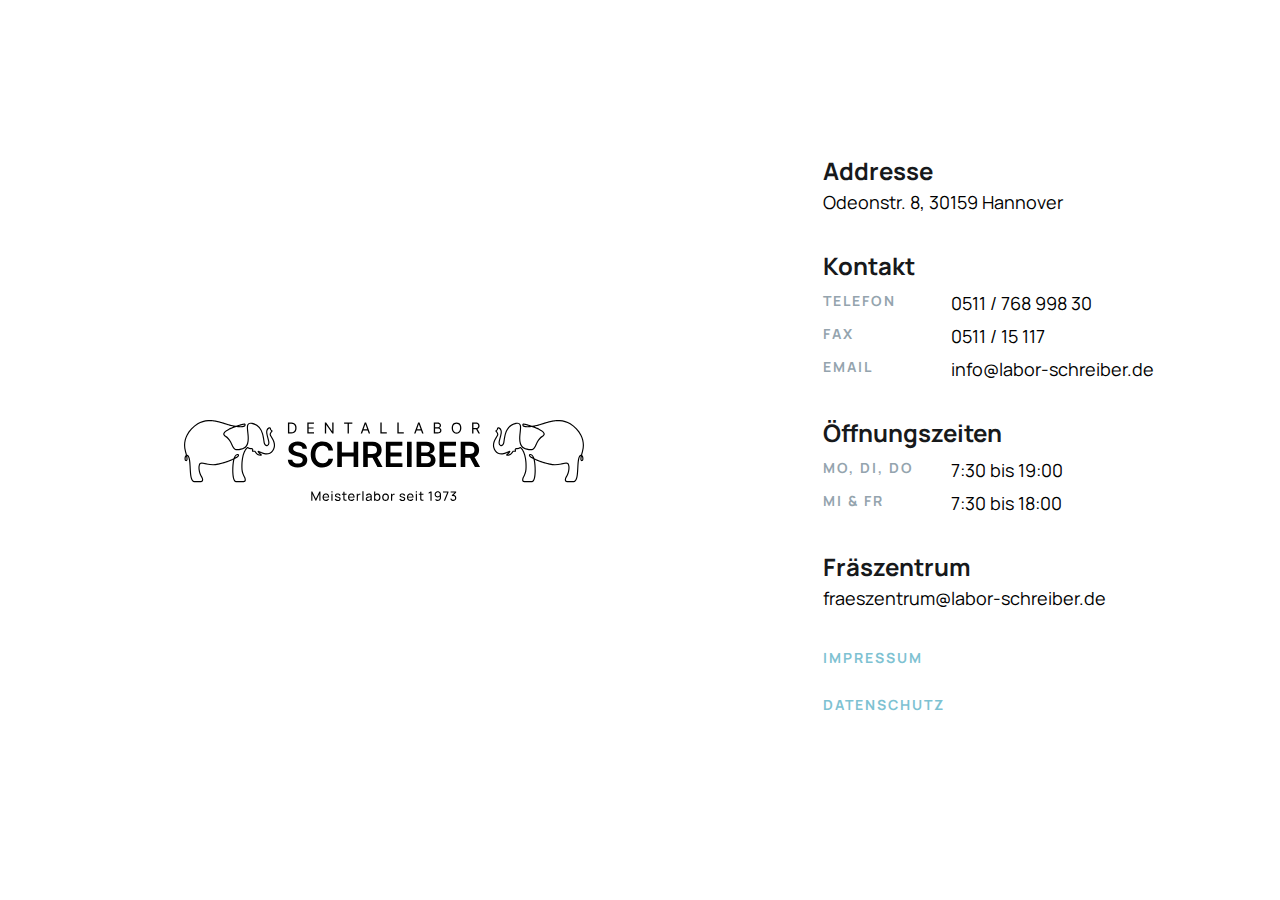
<file: index.html>
<!doctype html>

<html lang="en">
	<head>
		<meta charset="utf-8">
		<meta http-equiv="X-UA-Compatible" 	content="IE=edge">
		<meta name="viewport" 				content="width=device-width, initial-scale=1">
		
		<title>Dentallabor Schreiber - Meisterlabor seit 1973</title>

		<!-- no index -->
		<!-- <meta name="robots" content="noindex"> -->

		<meta name="description" 			content="Dentallabor Schreiber. Zahntechnik made in Germany"/>
		<meta name="keywords" 				content="Dentallabor, Schreiber"/>
		<meta name="author"                 content="Dentallabor Schreiber"/> 

		<meta property="og:site_name"   	content="Dentallabor Schreiber - Meisterlabor seit 1973">
		<meta property="og:url"         	content="assets/img/thumbnail.png">
		<meta property="og:url"         	content="http://">
		<meta property="og:title"       	content="Dentallabor Schreiber - Meisterlabor seit 1973">
		<meta property="og:description" 	content="Dentallabor Schreiber. Zahntechnik made in Germany">
		<meta property="og:type"        	content="video.other">
		<meta property="og:image"       	content="assets/img/thumbnail.png">
		<meta property="og:image:width"  	content="400">
		<meta property="og:image:height" 	content="300">

		<!-- FAVICON -->
		<link rel="apple-touch-icon" sizes="57x57" href="assets/img/favicon/apple-icon-57x57.png">
		<link rel="apple-touch-icon" sizes="60x60" href="assets/img/favicon/apple-icon-60x60.png">
		<link rel="apple-touch-icon" sizes="72x72" href="assets/img/favicon/apple-icon-72x72.png">
		<link rel="apple-touch-icon" sizes="76x76" href="assets/img/favicon/apple-icon-76x76.png">
		<link rel="apple-touch-icon" sizes="114x114" href="assets/img/favicon/apple-icon-114x114.png">
		<link rel="apple-touch-icon" sizes="120x120" href="assets/img/favicon/apple-icon-120x120.png">
		<link rel="apple-touch-icon" sizes="144x144" href="assets/img/favicon/apple-icon-144x144.png">
		<link rel="apple-touch-icon" sizes="152x152" href="assets/img/favicon/apple-icon-152x152.png">
		<link rel="apple-touch-icon" sizes="180x180" href="assets/img/favicon/apple-icon-180x180.png">
		<link rel="icon" type="image/png" sizes="192x192"  href="assets/img/favicon/android-icon-192x192.png">
		<link rel="icon" type="image/png" sizes="32x32" href="assets/img/favicon/favicon-32x32.png">
		<link rel="icon" type="image/png" sizes="96x96" href="assets/img/favicon/favicon-96x96.png">
		<link rel="icon" type="image/png" sizes="16x16" href="assets/img/favicon/favicon-16x16.png">
		<link rel="manifest" href="assets/img/favicon/manifest.json">
		<meta name="msapplication-TileColor" content="#ffffff">
		<meta name="msapplication-TileImage" content="assets/img/favicon/ms-icon-144x144.png">
		<meta name="theme-color" content="#ffffff">

		<!-- STYLE -->
		<link rel="stylesheet" type="text/css" href="assets/css/main.css"/>
	</head>

	<body class="main">
		<div class="wrapper">
			<header>	
				<div class="container">
					<a href="index.html"><img width="100%" class="logo" src="assets/img/logo.svg" alt="SchreiberDental Logo"/></a>
				</div>	
			</header>

			<section class="">
				<div class="container">
					<div class="card adresse">
						<h1 style="display: none;">Dentallabor Schreiber - Meisterlabor seit 1973</h1>
						<h2>Addresse</h2>
						<p>Odeonstr. 8, 30159 Hannover</p>
					</div>
					<div class="card kontakt">
						<h2>Kontakt</h2>
						<p>
							<span class="label">telefon</span> 
							<a href="tel:051176899830">0511 / 768 998 30</a>
						</p>
						<p>
							<span class="label">fax</span> 
							<a href="tel:051115117">0511 / 15 117</a>
						</p>
						<p>
							<span class="label">email</span>
							<a href="mailto:info@labor-schreiber.de"> info@labor-schreiber.de</a>
						</p>
					</div>
					<div class="card offnungszeiten">
						<h2>Öffnungszeiten</h2>
						<p>
							<span class="label">mo, di, do</span> 
							7:30 bis 19:00
						</p>
						<p>
							<span class="label">mi & fr</span> 
							7:30 bis 18:00
						</p>
					</div>
					<div class="card fraszentrum">
						<h2>Fräszentrum</h2>
						<p>
							<a href="mailto:fraeszentrum@labor-schreiber.de">fraeszentrum@labor-schreiber.de</a>
						</p>
					</div>
					<!-- <div class="card job">
						<h2>Job/Karriere</h2>
						<p>
							<a href="mailto:bewerbung@labor-schreiber.de">bewerbung@labor-schreiber.de</a>
						</p>
					</div> -->
					<div class="card links">
						<!-- <h4><a class="link homelinks" href="https://preise.schreiberdental.de/app" target="_blank">Preise</a></h4> -->
						<h4><a class="link homelinks" href="/impressum">Impressum</a></h4>
						<h4><a class="link homelinks" href="/datenschutz">Datenschutz</a></h4>
					</div>
				</div>
			</section>
		</div>
	</body>
</html>
</file>
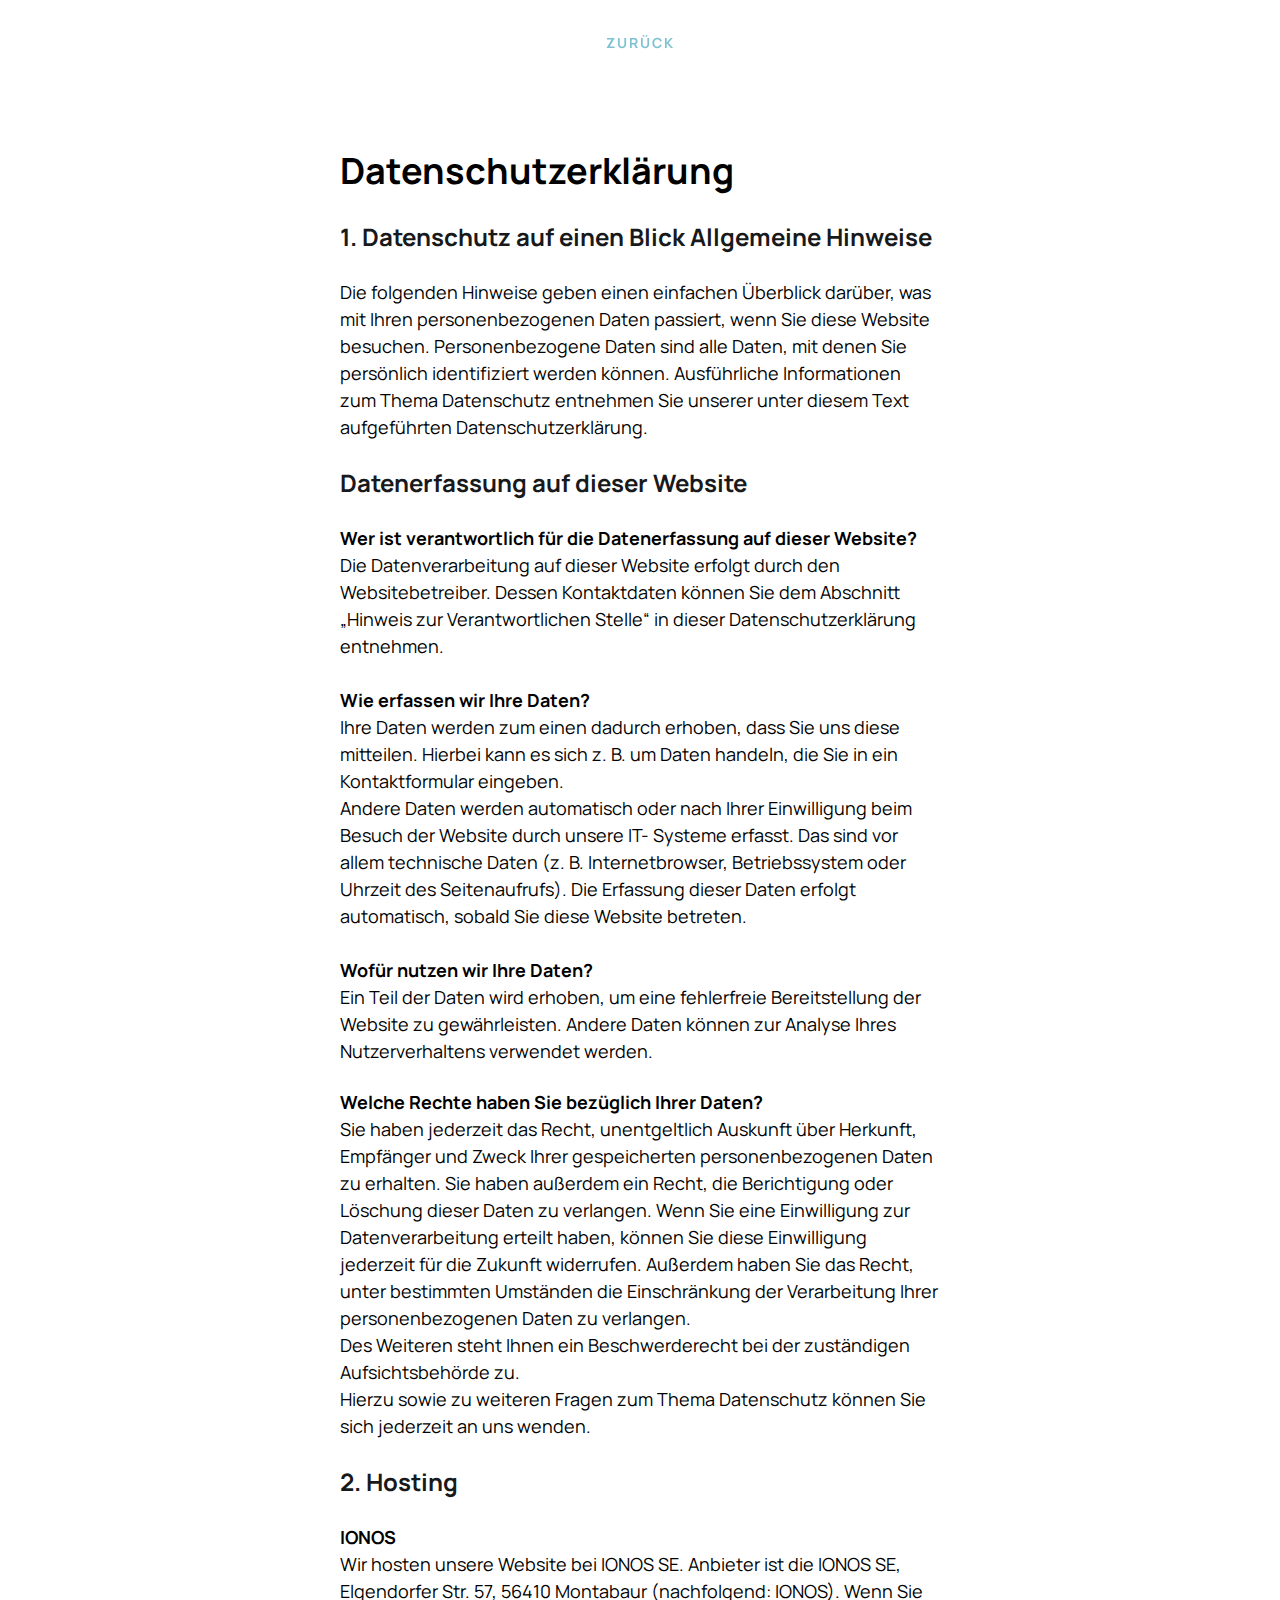
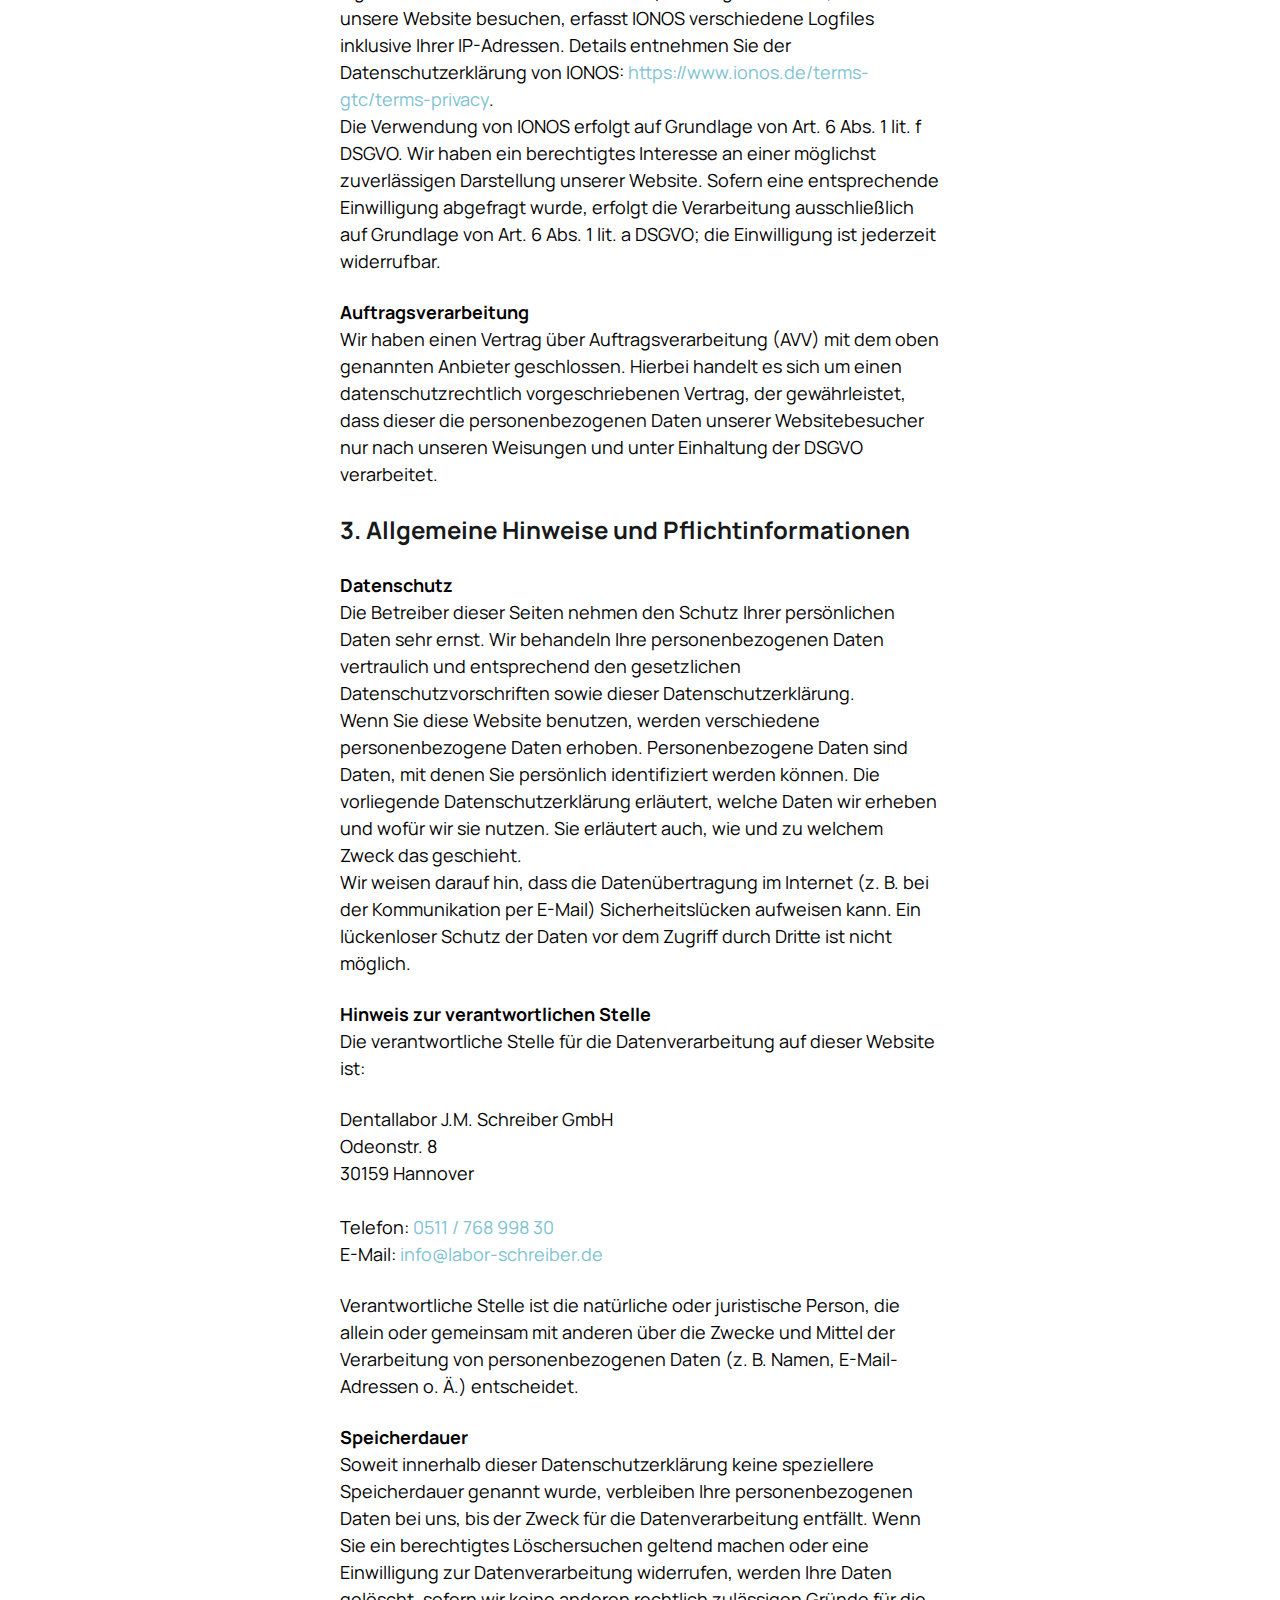
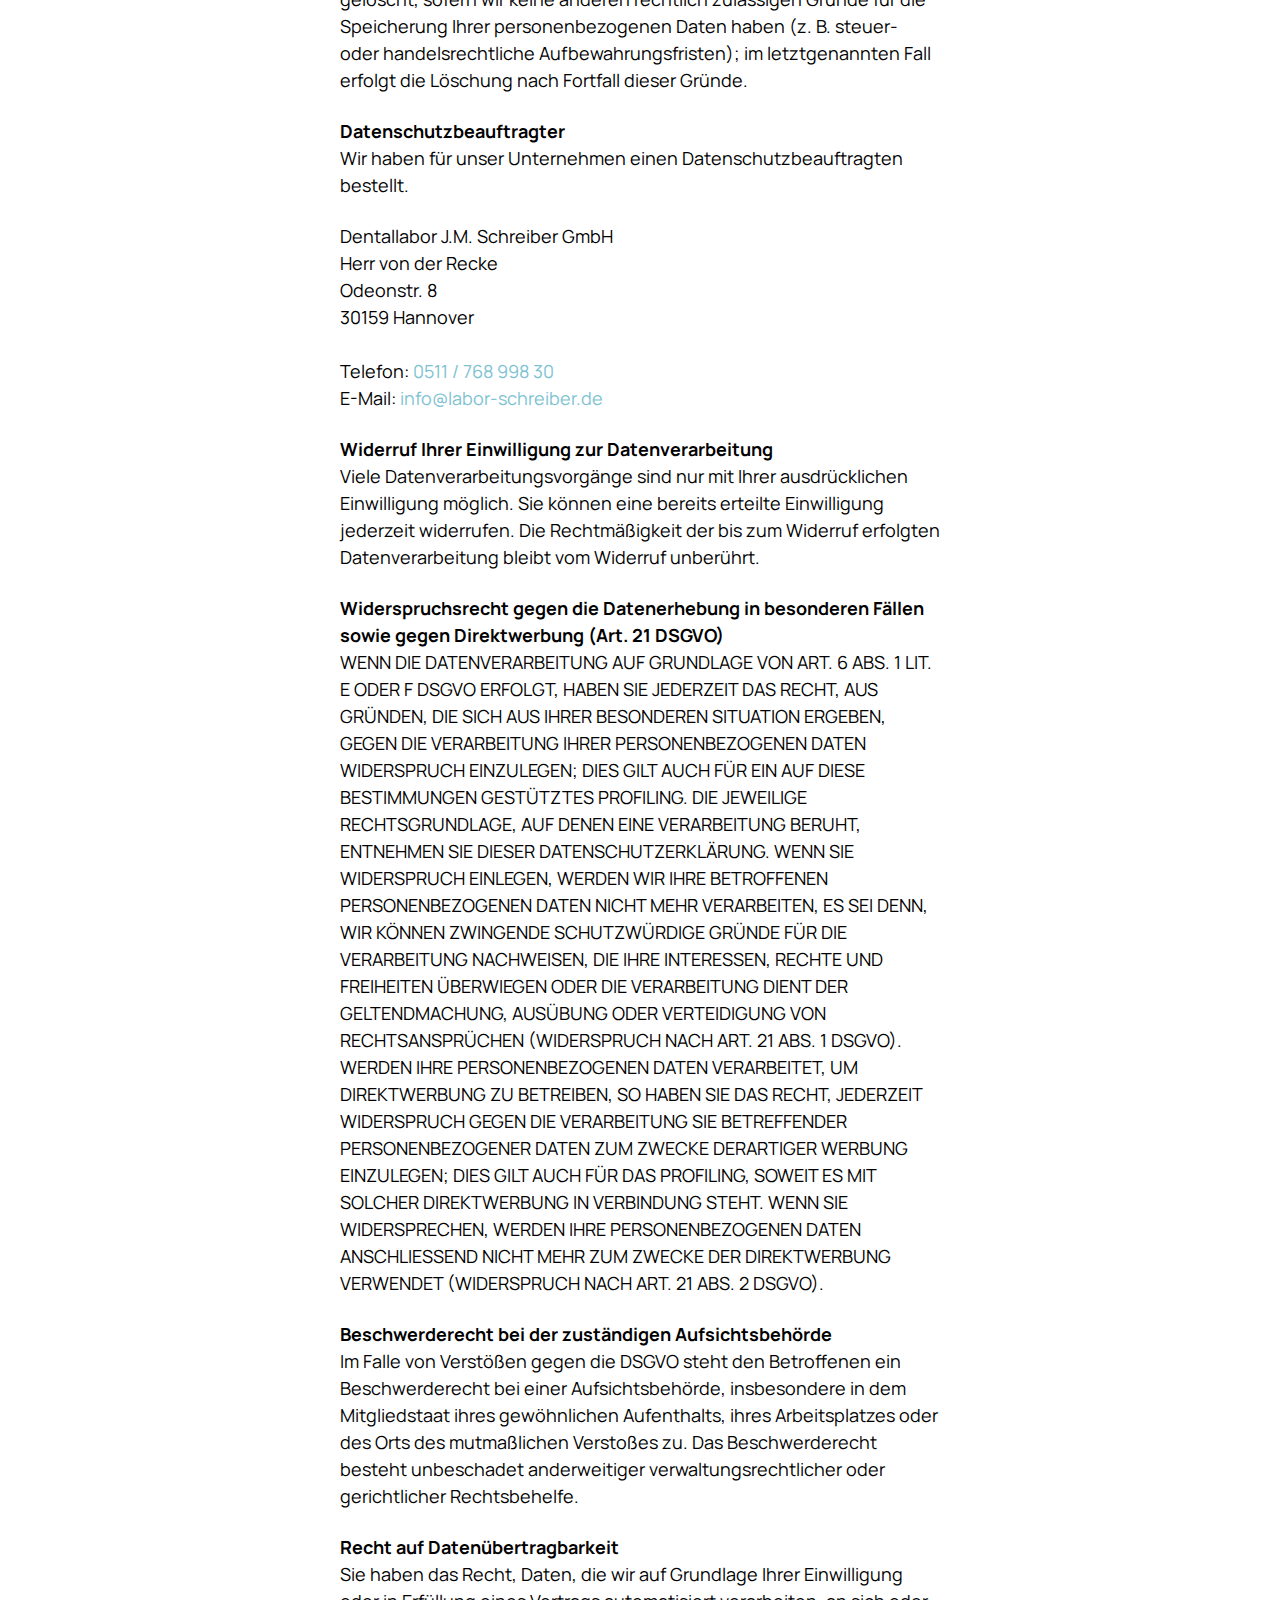
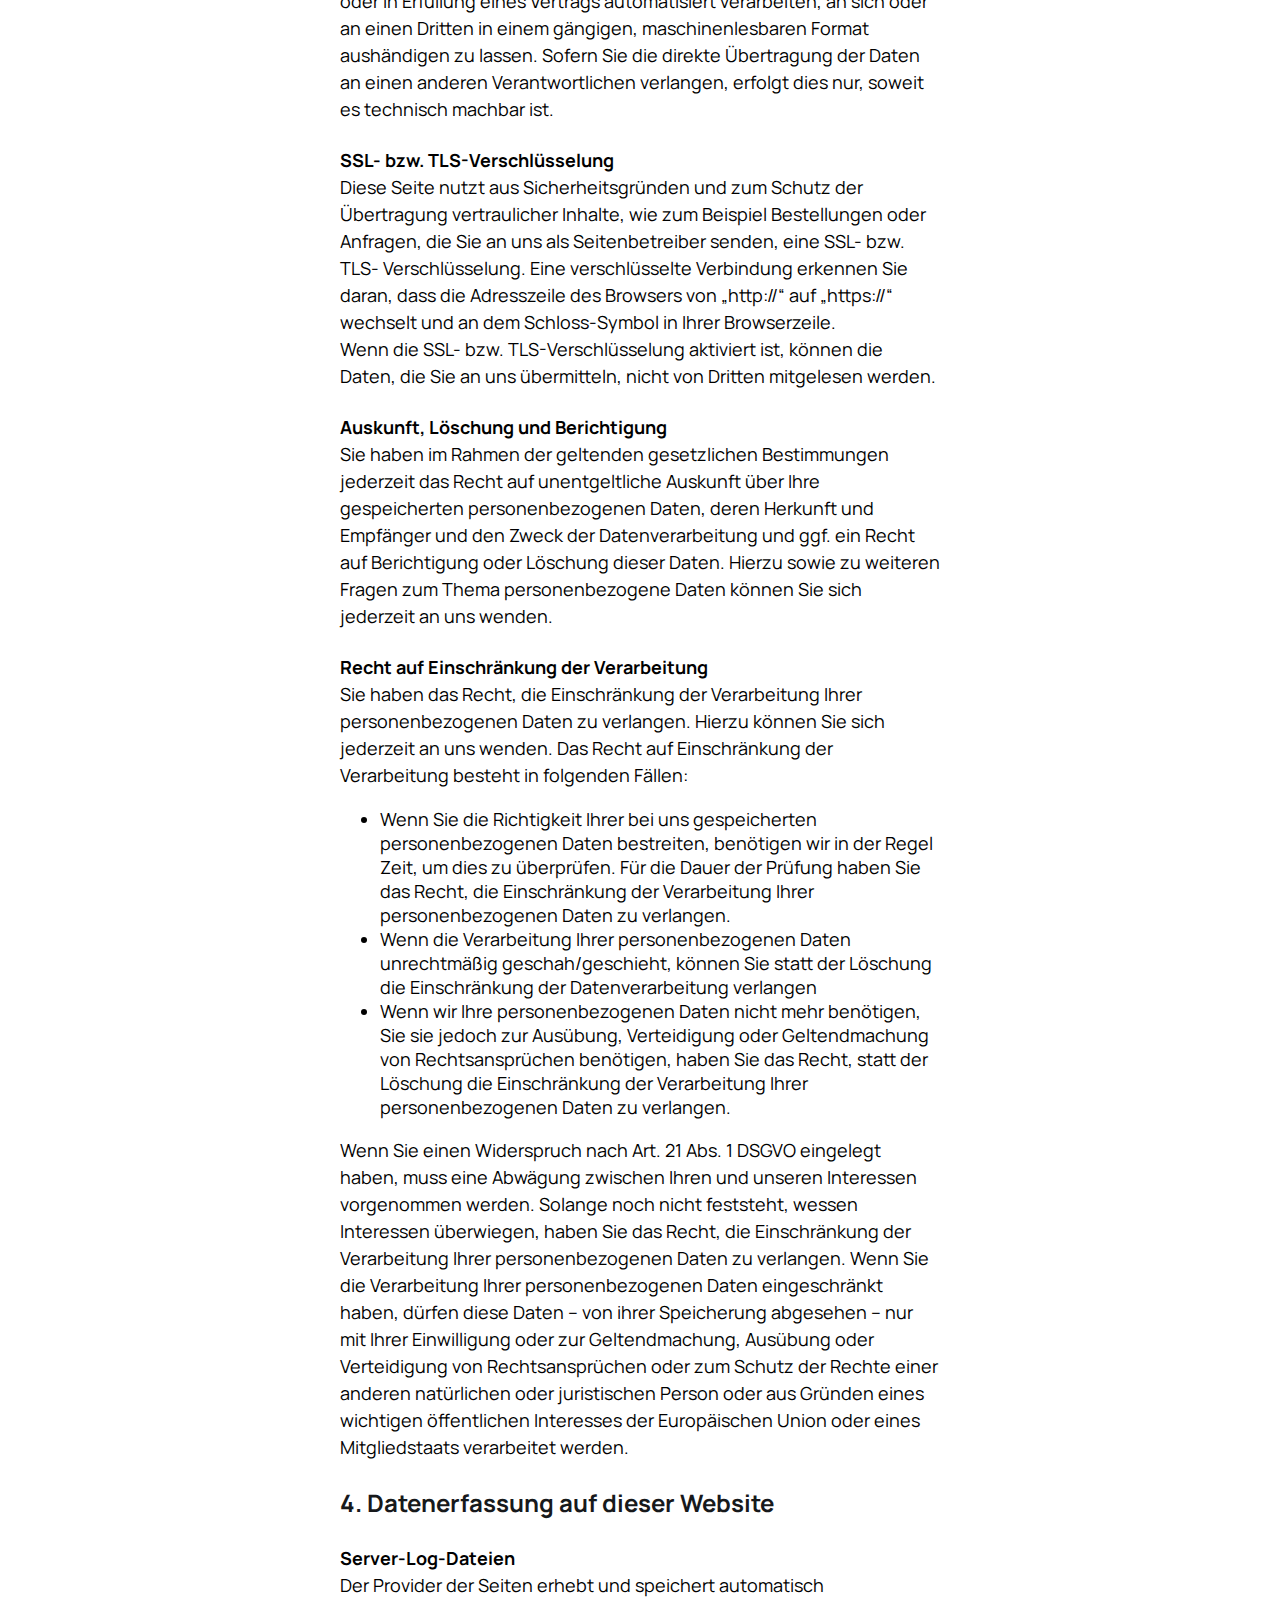
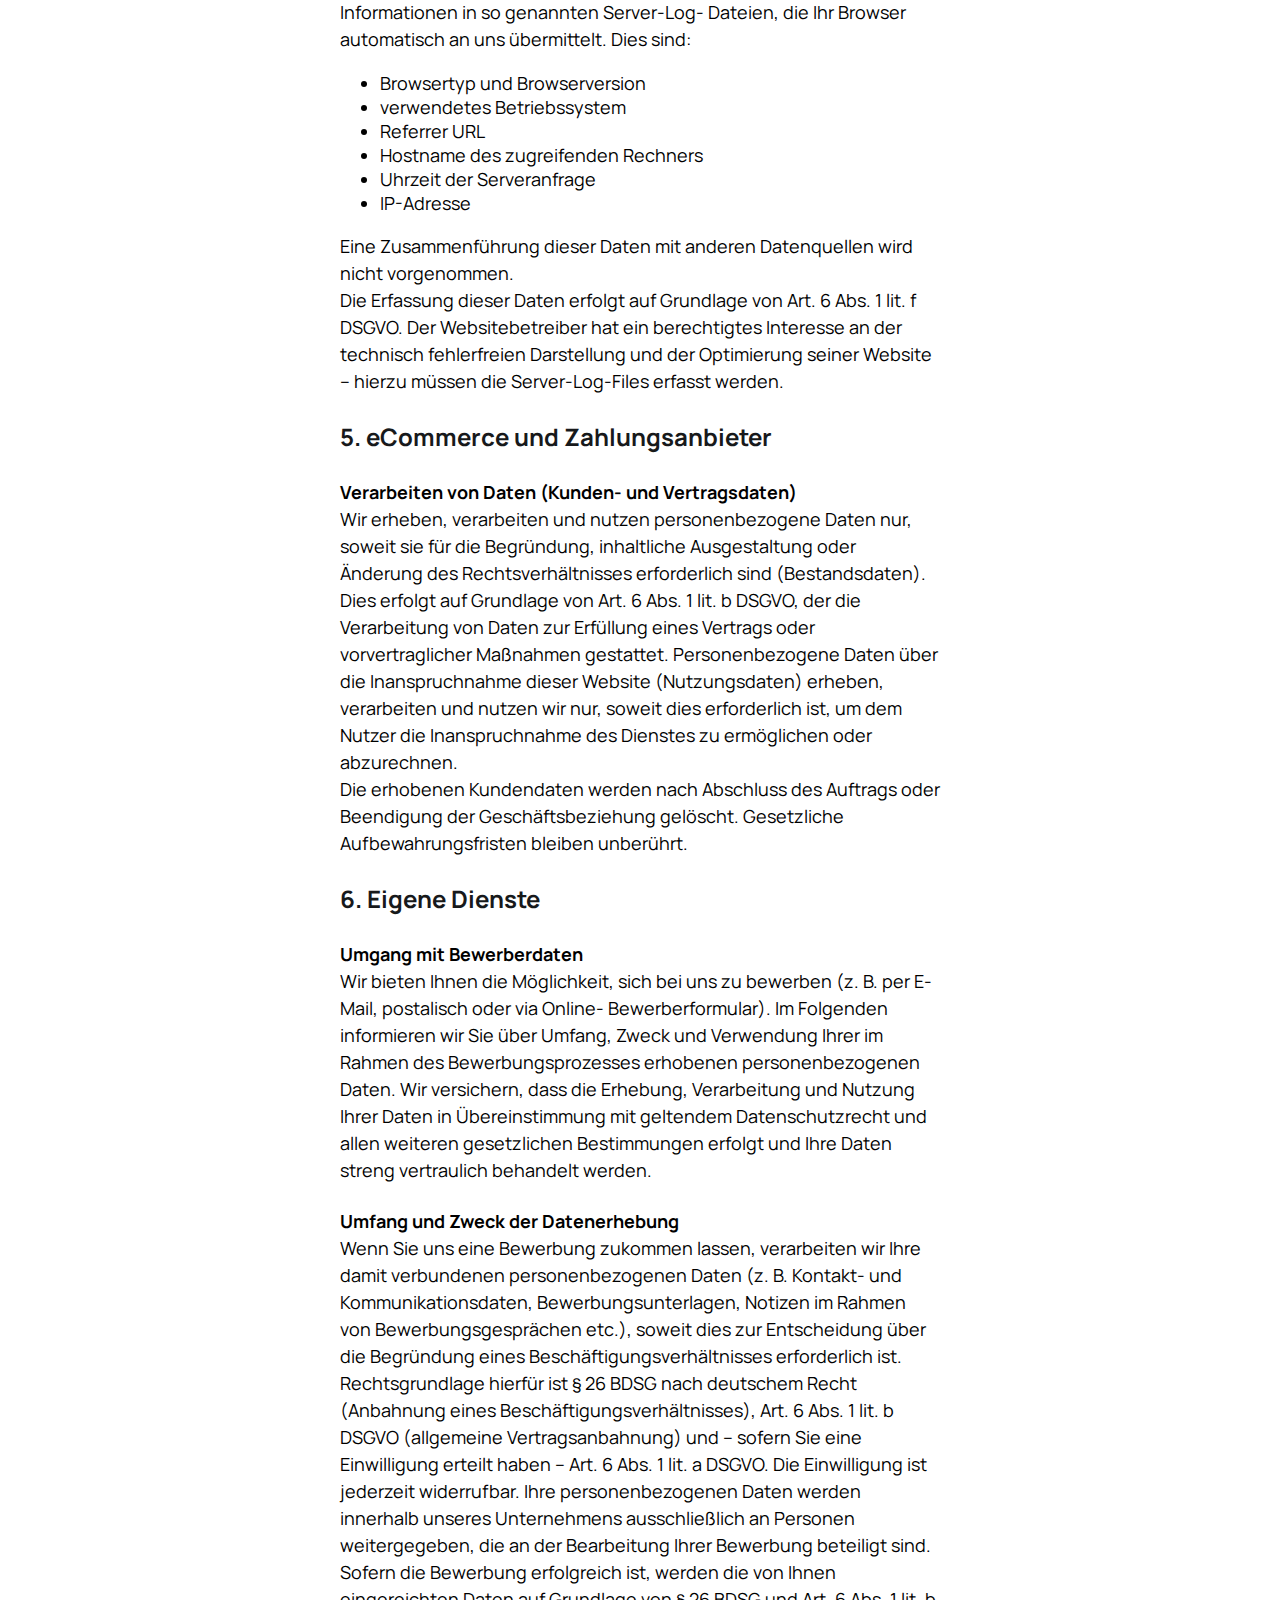
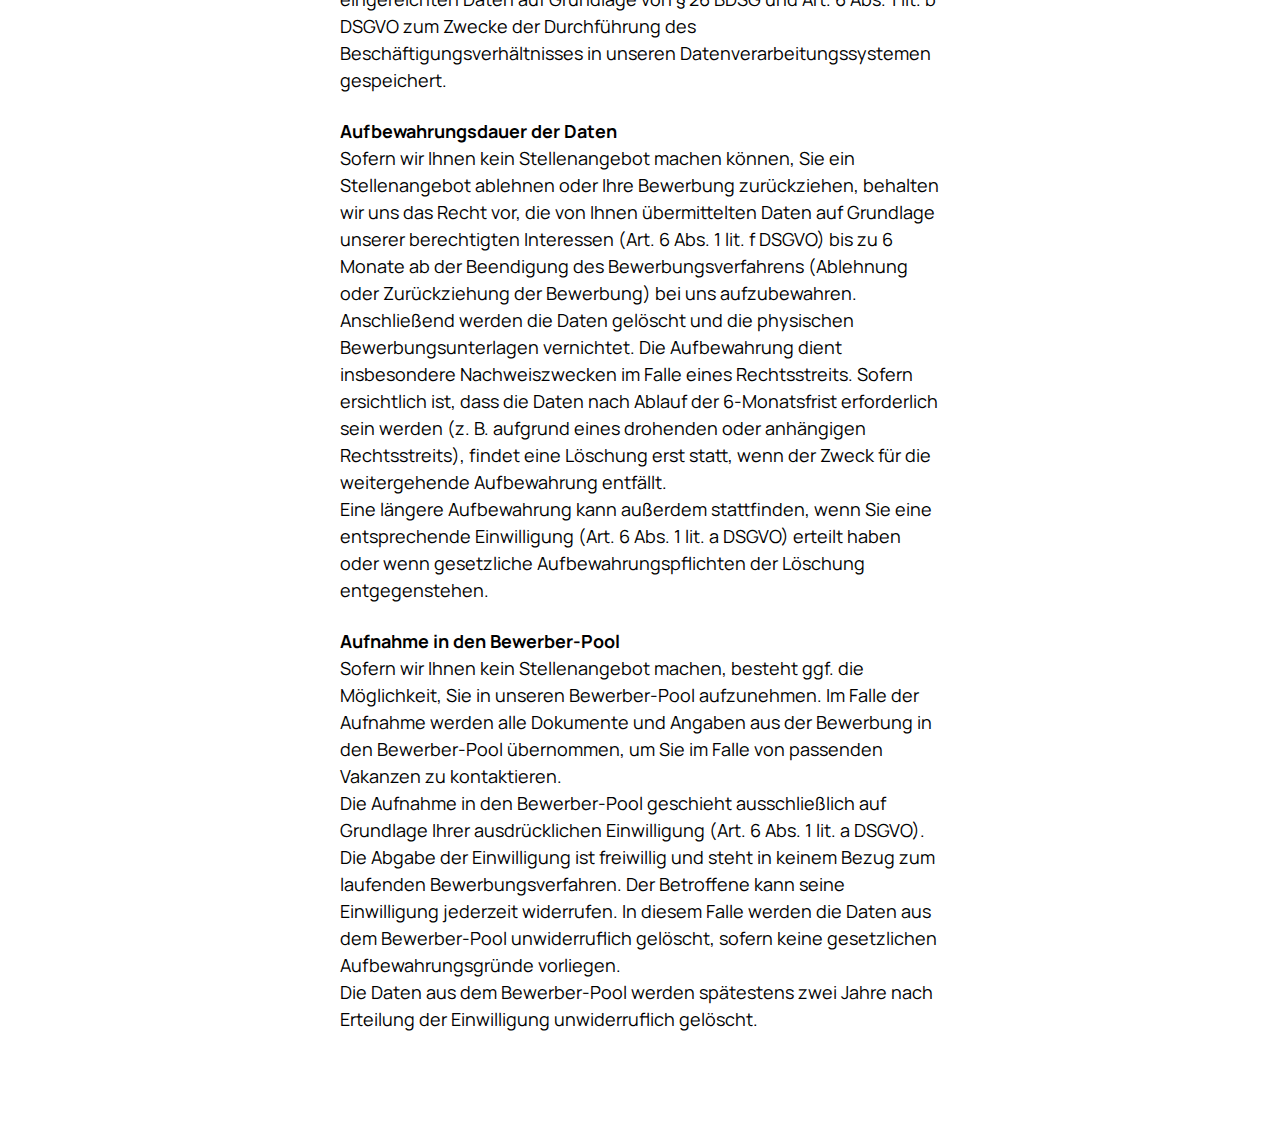
<file: datenschutz.html>
<!doctype html>

<html lang="en">
	<head>
		<meta charset="utf-8">
		<meta http-equiv="X-UA-Compatible" 	content="IE=edge">
		<meta name="viewport" 				content="width=device-width, initial-scale=1">
		
		<title>Dentallabor Schreiber - Meisterlabor seit 1973</title>

		<!-- no index -->
		<meta name="robots" content="noindex">

		<meta name="description" 			content="Dentallabor Schreiber. Zahntechnik made in Germany"/>
		<meta name="keywords" 				content="Dentallabor, Schreiber"/>
		<meta name="author"                 content="Dentallabor Schreiber"/> 

		<meta property="og:site_name"   	content="Dentallabor Schreiber - Meisterlabor seit 1973">
		<meta property="og:url"         	content="assets/img/thumbnail.png">
		<meta property="og:url"         	content="http://">
		<meta property="og:title"       	content="Dentallabor Schreiber - Meisterlabor seit 1973">
		<meta property="og:description" 	content="Dentallabor Schreiber. Zahntechnik made in Germany">
		<meta property="og:type"        	content="video.other">
		<meta property="og:image"       	content="assets/img/thumbnail.png">
		<meta property="og:image:width"  	content="400">
		<meta property="og:image:height" 	content="300">

		<!-- FAVICON -->
		<link rel="apple-touch-icon" sizes="57x57" href="assets/img/favicon/apple-icon-57x57.png">
		<link rel="apple-touch-icon" sizes="60x60" href="assets/img/favicon/apple-icon-60x60.png">
		<link rel="apple-touch-icon" sizes="72x72" href="assets/img/favicon/apple-icon-72x72.png">
		<link rel="apple-touch-icon" sizes="76x76" href="assets/img/favicon/apple-icon-76x76.png">
		<link rel="apple-touch-icon" sizes="114x114" href="assets/img/favicon/apple-icon-114x114.png">
		<link rel="apple-touch-icon" sizes="120x120" href="assets/img/favicon/apple-icon-120x120.png">
		<link rel="apple-touch-icon" sizes="144x144" href="assets/img/favicon/apple-icon-144x144.png">
		<link rel="apple-touch-icon" sizes="152x152" href="assets/img/favicon/apple-icon-152x152.png">
		<link rel="apple-touch-icon" sizes="180x180" href="assets/img/favicon/apple-icon-180x180.png">
		<link rel="icon" type="image/png" sizes="192x192"  href="assets/img/favicon/android-icon-192x192.png">
		<link rel="icon" type="image/png" sizes="32x32" href="assets/img/favicon/favicon-32x32.png">
		<link rel="icon" type="image/png" sizes="96x96" href="assets/img/favicon/favicon-96x96.png">
		<link rel="icon" type="image/png" sizes="16x16" href="assets/img/favicon/favicon-16x16.png">
		<link rel="manifest" href="assets/img/favicon/manifest.json">
		<meta name="msapplication-TileColor" content="#ffffff">
		<meta name="msapplication-TileImage" content="assets/img/favicon/ms-icon-144x144.png">
		<meta name="theme-color" content="#ffffff">

		<!-- STYLE -->
		<link rel="stylesheet" type="text/css" href="assets/css/main.css"/>
	</head>

	<body class="secondary">
		<div class="wrapper">
			<header>	
				<div class="container">
					<h4>
						<a href="https://labor-schreiber.de" class="link back">zurück</a>  
					</h4>
					<!-- <a href="index.html"><img width="100%" src="assets/img/logo.svg" alt="SchreiberDental Logo"/></a> -->
				</div>	
			</header>
			<section>
				<div class="container">
					

					<h1>Datenschutzerklärung</h1>
					
					<h2>1. Datenschutz auf einen Blick Allgemeine Hinweise</h2>
					<br/>
					<p>Die folgenden Hinweise geben einen einfachen Überblick darüber, was mit Ihren personenbezogenen Daten passiert, wenn Sie diese Website besuchen. Personenbezogene Daten sind alle Daten, mit denen Sie persönlich identifiziert werden können. Ausführliche Informationen zum Thema Datenschutz entnehmen Sie unserer unter diesem Text aufgeführten Datenschutzerklärung.</p>
					<br/>
					<h2>Datenerfassung auf dieser Website</h2>
					<br/>
					<h3>Wer ist verantwortlich für die Datenerfassung auf dieser Website?</h3>

					<p>Die Datenverarbeitung auf dieser Website erfolgt durch den Websitebetreiber. Dessen Kontaktdaten können Sie dem Abschnitt „Hinweis zur Verantwortlichen Stelle“ in dieser Datenschutzerklärung entnehmen.<p>
					<br/>
					<h3>Wie erfassen wir Ihre Daten?</h3>

					<p>Ihre Daten werden zum einen dadurch erhoben, dass Sie uns diese mitteilen. Hierbei kann es sich z. B. um Daten handeln, die Sie in ein Kontaktformular eingeben.<p>

					<p>Andere Daten werden automatisch oder nach Ihrer Einwilligung beim Besuch der Website durch unsere IT- Systeme erfasst. Das sind vor allem technische Daten (z. B. Internetbrowser, Betriebssystem oder Uhrzeit des Seitenaufrufs). Die Erfassung dieser Daten erfolgt automatisch, sobald Sie diese Website betreten.<p>
					<br/>
					<h3>Wofür nutzen wir Ihre Daten?</h3>
					<p>Ein Teil der Daten wird erhoben, um eine fehlerfreie Bereitstellung der Website zu gewährleisten. Andere Daten können zur Analyse Ihres Nutzerverhaltens verwendet werden.</p>
					<br/>
					<h3>Welche Rechte haben Sie bezüglich Ihrer Daten?</h3>

					<p>Sie haben jederzeit das Recht, unentgeltlich Auskunft über Herkunft, Empfänger und Zweck Ihrer gespeicherten personenbezogenen Daten zu erhalten. Sie haben außerdem ein Recht, die Berichtigung oder Löschung dieser Daten zu verlangen. Wenn Sie eine Einwilligung zur Datenverarbeitung erteilt haben, können Sie diese Einwilligung jederzeit für die Zukunft widerrufen. Außerdem haben Sie das Recht, unter bestimmten Umständen die Einschränkung der Verarbeitung Ihrer personenbezogenen Daten zu verlangen.</p>
					<p>Des Weiteren steht Ihnen ein Beschwerderecht bei der zuständigen Aufsichtsbehörde zu.</p>
					<p>Hierzu sowie zu weiteren Fragen zum Thema Datenschutz können Sie sich jederzeit an uns wenden.</p>
					<br/>
					<h2>2. Hosting</h2> 
					<br/>
					<h3>IONOS</h3>

					<p>Wir hosten unsere Website bei IONOS SE. Anbieter ist die IONOS SE, Elgendorfer Str. 57, 56410 Montabaur (nachfolgend: IONOS). Wenn Sie unsere Website besuchen, erfasst IONOS verschiedene Logfiles inklusive Ihrer IP-Adressen. Details entnehmen Sie der Datenschutzerklärung von IONOS: <a href="https://www.ionos.de/terms-gtc/terms-privacy" class="link" target="_blank">https://www.ionos.de/terms-gtc/terms-privacy</a>.</p>

					<p>Die Verwendung von IONOS erfolgt auf Grundlage von Art. 6 Abs. 1 lit. f DSGVO. Wir haben ein berechtigtes Interesse an einer möglichst zuverlässigen Darstellung unserer Website. Sofern eine entsprechende Einwilligung abgefragt wurde, erfolgt die Verarbeitung ausschließlich auf Grundlage von Art. 6 Abs. 1 lit. a DSGVO; die Einwilligung ist jederzeit widerrufbar.</p>
					<br/>
					<h3>Auftragsverarbeitung</h3>

					<p>Wir haben einen Vertrag über Auftragsverarbeitung (AVV) mit dem oben genannten Anbieter geschlossen. Hierbei handelt es sich um einen datenschutzrechtlich vorgeschriebenen Vertrag, der gewährleistet, dass dieser die personenbezogenen Daten unserer Websitebesucher nur nach unseren Weisungen und unter Einhaltung der DSGVO verarbeitet.</p>
					<br/>
					<h2>3. Allgemeine Hinweise und Pflichtinformationen</h2>
					<br/>
					<h3>Datenschutz</h3>

					<p>Die Betreiber dieser Seiten nehmen den Schutz Ihrer persönlichen Daten sehr ernst. Wir behandeln Ihre personenbezogenen Daten vertraulich und entsprechend den gesetzlichen Datenschutzvorschriften sowie dieser Datenschutzerklärung.</p>

					<p>Wenn Sie diese Website benutzen, werden verschiedene personenbezogene Daten erhoben. Personenbezogene Daten sind Daten, mit denen Sie persönlich identifiziert werden können. Die vorliegende Datenschutzerklärung erläutert, welche Daten wir erheben und wofür wir sie nutzen. Sie erläutert auch, wie und zu welchem Zweck das geschieht.</p>

					<p>Wir weisen darauf hin, dass die Datenübertragung im Internet (z. B. bei der Kommunikation per E-Mail) Sicherheitslücken aufweisen kann. Ein lückenloser Schutz der Daten vor dem Zugriff durch Dritte ist nicht möglich.</p>
					<br/>
					<h3>Hinweis zur verantwortlichen Stelle</h3>

					<p>Die verantwortliche Stelle für die Datenverarbeitung auf dieser Website ist:</p>
					<br/>
					<p>Dentallabor J.M. Schreiber GmbH<br/> Odeonstr. 8<br/>
					30159 Hannover<br/><br/>
					Telefon: <a href="tel:051176899830" class="link">0511 / 768 998 30</a><br/>
					E-Mail: <a href="mailto:info@labor-schreiber.de" class="link">info@labor-schreiber.de</a></p>
					<br/>
					<p>Verantwortliche Stelle ist die natürliche oder juristische Person, die allein oder gemeinsam mit anderen über die Zwecke und Mittel der Verarbeitung von personenbezogenen Daten (z. B. Namen, E-Mail-Adressen o. Ä.) entscheidet.</p>
					<br/>
					<h3>Speicherdauer</h3>

					<p>Soweit innerhalb dieser Datenschutzerklärung keine speziellere Speicherdauer genannt wurde, verbleiben Ihre personenbezogenen Daten bei uns, bis der Zweck für die Datenverarbeitung entfällt. Wenn Sie ein berechtigtes Löschersuchen geltend machen oder eine Einwilligung zur Datenverarbeitung widerrufen, werden Ihre Daten gelöscht, sofern wir keine anderen rechtlich zulässigen Gründe für die Speicherung Ihrer personenbezogenen Daten haben (z. B. steuer- oder handelsrechtliche Aufbewahrungsfristen); im letztgenannten Fall erfolgt die Löschung nach Fortfall dieser Gründe.</p>
					<br/>
					<h3>Datenschutzbeauftragter</h3>

					<p>Wir haben für unser Unternehmen einen Datenschutzbeauftragten bestellt.</p>
					<br/>
					<p>Dentallabor J.M. Schreiber GmbH<br/> 
					Herr von der Recke<br/>
					Odeonstr. 8<br/>
					30159 Hannover<br/><br/>
					Telefon: <a href="tel:051176899830" class="link">0511 / 768 998 30</a><br/> 
					E-Mail: <a href="mailto:info@labor-schreiber.de" class="link">info@labor-schreiber.de</a></p>
					<br/>
					<h3>Widerruf Ihrer Einwilligung zur Datenverarbeitung</h3>

					<p>Viele Datenverarbeitungsvorgänge sind nur mit Ihrer ausdrücklichen Einwilligung möglich. Sie können eine bereits erteilte Einwilligung jederzeit widerrufen. Die Rechtmäßigkeit der bis zum Widerruf erfolgten Datenverarbeitung bleibt vom Widerruf unberührt.</p>
					<br/>
					<h3>Widerspruchsrecht gegen die Datenerhebung in besonderen Fällen sowie gegen Direktwerbung (Art. 21 DSGVO)</h3>

					<p>WENN DIE DATENVERARBEITUNG AUF GRUNDLAGE VON ART. 6 ABS. 1 LIT. E ODER F DSGVO ERFOLGT, HABEN SIE JEDERZEIT DAS RECHT, AUS GRÜNDEN, DIE SICH AUS IHRER BESONDEREN SITUATION ERGEBEN, GEGEN DIE VERARBEITUNG IHRER PERSONENBEZOGENEN DATEN WIDERSPRUCH EINZULEGEN; DIES GILT AUCH FÜR EIN AUF DIESE BESTIMMUNGEN GESTÜTZTES PROFILING. DIE JEWEILIGE RECHTSGRUNDLAGE, AUF DENEN EINE VERARBEITUNG BERUHT, ENTNEHMEN SIE DIESER DATENSCHUTZERKLÄRUNG. WENN SIE WIDERSPRUCH EINLEGEN, WERDEN WIR IHRE BETROFFENEN PERSONENBEZOGENEN DATEN NICHT MEHR VERARBEITEN, ES SEI DENN, WIR KÖNNEN ZWINGENDE SCHUTZWÜRDIGE GRÜNDE FÜR DIE VERARBEITUNG NACHWEISEN, DIE IHRE INTERESSEN, RECHTE UND FREIHEITEN ÜBERWIEGEN ODER DIE VERARBEITUNG DIENT DER GELTENDMACHUNG, AUSÜBUNG ODER VERTEIDIGUNG VON RECHTSANSPRÜCHEN (WIDERSPRUCH NACH ART. 21 ABS. 1 DSGVO).</p>
					<p>WERDEN IHRE PERSONENBEZOGENEN DATEN VERARBEITET, UM DIREKTWERBUNG ZU BETREIBEN, SO HABEN SIE DAS RECHT, JEDERZEIT WIDERSPRUCH GEGEN DIE VERARBEITUNG SIE BETREFFENDER PERSONENBEZOGENER DATEN ZUM ZWECKE DERARTIGER WERBUNG EINZULEGEN; DIES GILT AUCH FÜR DAS PROFILING, SOWEIT ES MIT SOLCHER DIREKTWERBUNG IN VERBINDUNG STEHT. WENN SIE WIDERSPRECHEN, WERDEN IHRE PERSONENBEZOGENEN DATEN ANSCHLIESSEND NICHT MEHR ZUM ZWECKE DER DIREKTWERBUNG VERWENDET (WIDERSPRUCH NACH ART. 21 ABS. 2 DSGVO).</p>
					<br/>
					<h3>Beschwerderecht bei der zuständigen Aufsichtsbehörde</h3>
					<p>Im Falle von Verstößen gegen die DSGVO steht den Betroffenen ein Beschwerderecht bei einer Aufsichtsbehörde, insbesondere in dem Mitgliedstaat ihres gewöhnlichen Aufenthalts, ihres Arbeitsplatzes oder des Orts des mutmaßlichen Verstoßes zu. Das Beschwerderecht besteht unbeschadet anderweitiger verwaltungsrechtlicher oder gerichtlicher Rechtsbehelfe.</p>
					<br/>
					<h3>Recht auf Datenübertragbarkeit</h3>
					
					<p>Sie haben das Recht, Daten, die wir auf Grundlage Ihrer Einwilligung oder in Erfüllung eines Vertrags automatisiert verarbeiten, an sich oder an einen Dritten in einem gängigen, maschinenlesbaren Format aushändigen zu lassen. Sofern Sie die direkte Übertragung der Daten an einen anderen Verantwortlichen verlangen, erfolgt dies nur, soweit es technisch machbar ist.</p>
					<br/>
					<h3>SSL- bzw. TLS-Verschlüsselung</h3>
					<p>Diese Seite nutzt aus Sicherheitsgründen und zum Schutz der Übertragung vertraulicher Inhalte, wie zum Beispiel Bestellungen oder Anfragen, die Sie an uns als Seitenbetreiber senden, eine SSL- bzw. TLS- Verschlüsselung. Eine verschlüsselte Verbindung erkennen Sie daran, dass die Adresszeile des Browsers von „http://“ auf „https://“ wechselt und an dem Schloss-Symbol in Ihrer Browserzeile.</p>

					<p>Wenn die SSL- bzw. TLS-Verschlüsselung aktiviert ist, können die Daten, die Sie an uns übermitteln, nicht von Dritten mitgelesen werden.</p>
					<br/>
					<h3>Auskunft, Löschung und Berichtigung</h3>

					<p>Sie haben im Rahmen der geltenden gesetzlichen Bestimmungen jederzeit das Recht auf unentgeltliche Auskunft über Ihre gespeicherten personenbezogenen Daten, deren Herkunft und Empfänger und den Zweck der Datenverarbeitung und ggf. ein Recht auf Berichtigung oder Löschung dieser Daten. Hierzu sowie zu weiteren Fragen zum Thema personenbezogene Daten können Sie sich jederzeit an uns wenden.</p>
					<br/>
					<h3>Recht auf Einschränkung der Verarbeitung</h3>

					<p>Sie haben das Recht, die Einschränkung der Verarbeitung Ihrer personenbezogenen Daten zu verlangen. Hierzu können Sie sich jederzeit an uns wenden. Das Recht auf Einschränkung der Verarbeitung besteht in folgenden Fällen:</p>

					<ul>
						<li>Wenn Sie die Richtigkeit Ihrer bei uns gespeicherten personenbezogenen Daten bestreiten, benötigen wir in der Regel Zeit, um dies zu überprüfen. Für die Dauer der Prüfung haben Sie das Recht, die Einschränkung der Verarbeitung Ihrer personenbezogenen Daten zu verlangen.</li>

						<li>Wenn die Verarbeitung Ihrer personenbezogenen Daten unrechtmäßig geschah/geschieht, können Sie statt der Löschung die Einschränkung der Datenverarbeitung verlangen</li>
						<li>Wenn wir Ihre personenbezogenen Daten nicht mehr benötigen, Sie sie jedoch zur Ausübung, Verteidigung oder Geltendmachung von Rechtsansprüchen benötigen, haben Sie das Recht, statt der Löschung die Einschränkung der Verarbeitung Ihrer personenbezogenen Daten zu verlangen.</li>
					</ul>

					<p>Wenn Sie einen Widerspruch nach Art. 21 Abs. 1 DSGVO eingelegt haben, muss eine Abwägung zwischen Ihren und unseren Interessen vorgenommen werden. Solange noch nicht feststeht, wessen Interessen überwiegen, haben Sie das Recht, die Einschränkung der Verarbeitung Ihrer personenbezogenen Daten zu verlangen.
					Wenn Sie die Verarbeitung Ihrer personenbezogenen Daten eingeschränkt haben, dürfen diese Daten – von ihrer Speicherung abgesehen – nur mit Ihrer Einwilligung oder zur Geltendmachung, Ausübung oder Verteidigung von Rechtsansprüchen oder zum Schutz der Rechte einer anderen natürlichen oder juristischen Person oder aus Gründen eines wichtigen öffentlichen Interesses der Europäischen Union oder eines Mitgliedstaats verarbeitet werden.</p>
					<br/>
					<h2>4. Datenerfassung auf dieser Website</h2>
					<br/>
					<h3>Server-Log-Dateien</h3>

					<p>Der Provider der Seiten erhebt und speichert automatisch Informationen in so genannten Server-Log- Dateien, die Ihr Browser automatisch an uns übermittelt. Dies sind:</p>

					<ul>
						<li>Browsertyp und Browserversion</li>
						<li>verwendetes Betriebssystem</li>
						<li>Referrer URL</li>
						<li>Hostname des zugreifenden Rechners</li>
						<li>Uhrzeit der Serveranfrage</li>
						<li>IP-Adresse</li>
					</ul>

					<p>Eine Zusammenführung dieser Daten mit anderen Datenquellen wird nicht vorgenommen.</p>

					<p>Die Erfassung dieser Daten erfolgt auf Grundlage von Art. 6 Abs. 1 lit. f DSGVO. Der Websitebetreiber hat ein berechtigtes Interesse an der technisch fehlerfreien Darstellung und der Optimierung seiner Website – hierzu müssen die Server-Log-Files erfasst werden.</p>
					<br/>
					<h2>5. eCommerce und Zahlungsanbieter</h2>
					<br/>
					<h3>Verarbeiten von Daten (Kunden- und Vertragsdaten)</h3>

					<p>Wir erheben, verarbeiten und nutzen personenbezogene Daten nur, soweit sie für die Begründung, inhaltliche Ausgestaltung oder Änderung des Rechtsverhältnisses erforderlich sind (Bestandsdaten). Dies erfolgt auf Grundlage von Art. 6 Abs. 1 lit. b DSGVO, der die Verarbeitung von Daten zur Erfüllung eines Vertrags oder vorvertraglicher Maßnahmen gestattet. Personenbezogene Daten über die Inanspruchnahme dieser Website (Nutzungsdaten) erheben, verarbeiten und nutzen wir nur, soweit dies erforderlich ist, um dem Nutzer die Inanspruchnahme des Dienstes zu ermöglichen oder abzurechnen.</p>

					<p>Die erhobenen Kundendaten werden nach Abschluss des Auftrags oder Beendigung der Geschäftsbeziehung gelöscht. Gesetzliche Aufbewahrungsfristen bleiben unberührt.</p>
					<br/>
					<h2>6. Eigene Dienste</h2> 
					<br/>
					<h3>Umgang mit Bewerberdaten</h3>

					<p>Wir bieten Ihnen die Möglichkeit, sich bei uns zu bewerben (z. B. per E-Mail, postalisch oder via Online- Bewerberformular). Im Folgenden informieren wir Sie über Umfang, Zweck und Verwendung Ihrer im Rahmen des Bewerbungsprozesses erhobenen personenbezogenen Daten. Wir versichern, dass die Erhebung, Verarbeitung und Nutzung Ihrer Daten in Übereinstimmung mit geltendem Datenschutzrecht und allen weiteren gesetzlichen Bestimmungen erfolgt und Ihre Daten streng vertraulich behandelt werden.</p>
					<br/>
					<h3>Umfang und Zweck der Datenerhebung</h3>

					<p>Wenn Sie uns eine Bewerbung zukommen lassen, verarbeiten wir Ihre damit verbundenen personenbezogenen Daten (z. B. Kontakt- und Kommunikationsdaten, Bewerbungsunterlagen, Notizen im Rahmen von Bewerbungsgesprächen etc.), soweit dies zur Entscheidung über die Begründung eines Beschäftigungsverhältnisses erforderlich ist. Rechtsgrundlage hierfür ist § 26 BDSG nach deutschem Recht (Anbahnung eines Beschäftigungsverhältnisses), Art. 6 Abs. 1 lit. b DSGVO (allgemeine Vertragsanbahnung) und – sofern Sie eine Einwilligung erteilt haben – Art. 6 Abs. 1 lit. a DSGVO. Die Einwilligung ist jederzeit widerrufbar. Ihre personenbezogenen Daten werden innerhalb unseres Unternehmens ausschließlich an Personen weitergegeben, die an der Bearbeitung Ihrer Bewerbung beteiligt sind.</p>

					<p>Sofern die Bewerbung erfolgreich ist, werden die von Ihnen eingereichten Daten auf Grundlage von § 26 BDSG und Art. 6 Abs. 1 lit. b DSGVO zum Zwecke der Durchführung des Beschäftigungsverhältnisses in unseren Datenverarbeitungssystemen gespeichert.</p>
					<br/>
					<h3>Aufbewahrungsdauer der Daten</h3>
					<p>Sofern wir Ihnen kein Stellenangebot machen können, Sie ein Stellenangebot ablehnen oder Ihre Bewerbung zurückziehen, behalten wir uns das Recht vor, die von Ihnen übermittelten Daten auf Grundlage unserer berechtigten Interessen (Art. 6 Abs. 1 lit. f DSGVO) bis zu 6 Monate ab der Beendigung des Bewerbungsverfahrens (Ablehnung oder Zurückziehung der Bewerbung) bei uns aufzubewahren. Anschließend werden die Daten gelöscht und die physischen Bewerbungsunterlagen vernichtet. Die Aufbewahrung dient insbesondere Nachweiszwecken im Falle eines Rechtsstreits. Sofern ersichtlich ist, dass die Daten nach Ablauf der 6-Monatsfrist erforderlich sein werden (z. B. aufgrund eines drohenden oder anhängigen Rechtsstreits), findet eine Löschung erst statt, wenn der Zweck für die weitergehende Aufbewahrung entfällt.</p>

					<p>Eine längere Aufbewahrung kann außerdem stattfinden, wenn Sie eine entsprechende Einwilligung (Art. 6 Abs. 1 lit. a DSGVO) erteilt haben oder wenn gesetzliche Aufbewahrungspflichten der Löschung entgegenstehen.</p>
					<br/>
					<h3>Aufnahme in den Bewerber-Pool</h3>

					<p>Sofern wir Ihnen kein Stellenangebot machen, besteht ggf. die Möglichkeit, Sie in unseren Bewerber-Pool aufzunehmen. Im Falle der Aufnahme werden alle Dokumente und Angaben aus der Bewerbung in den Bewerber-Pool übernommen, um Sie im Falle von passenden Vakanzen zu kontaktieren.</p>

					<p>Die Aufnahme in den Bewerber-Pool geschieht ausschließlich auf Grundlage Ihrer ausdrücklichen Einwilligung (Art. 6 Abs. 1 lit. a DSGVO). Die Abgabe der Einwilligung ist freiwillig und steht in keinem Bezug zum laufenden Bewerbungsverfahren. Der Betroffene kann seine Einwilligung jederzeit widerrufen. In diesem Falle werden die Daten aus dem Bewerber-Pool unwiderruflich gelöscht, sofern keine gesetzlichen Aufbewahrungsgründe vorliegen.</p>

					<p>Die Daten aus dem Bewerber-Pool werden spätestens zwei Jahre nach Erteilung der Einwilligung unwiderruflich gelöscht.</p>
					<br/><br/>
					<br/>
				</div>
			</section>
		</div>
	</body>
</html>
</file>
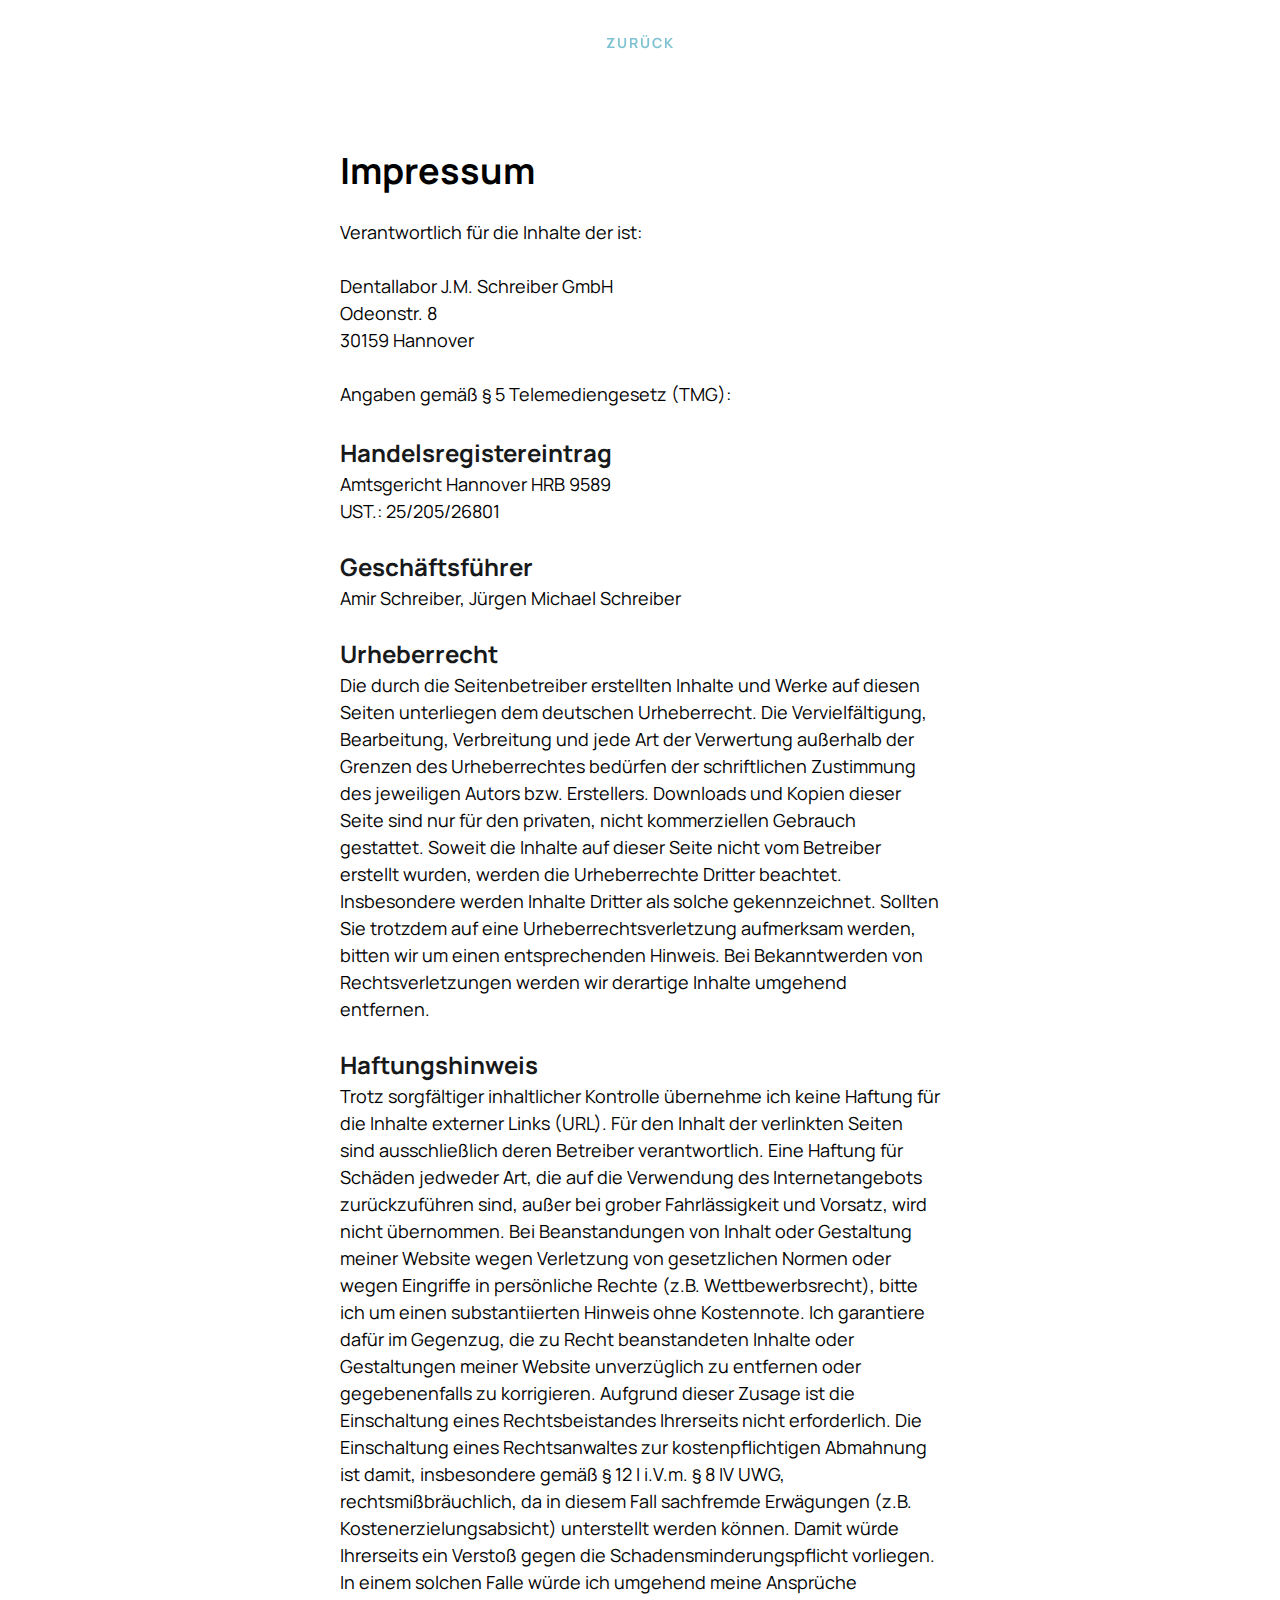
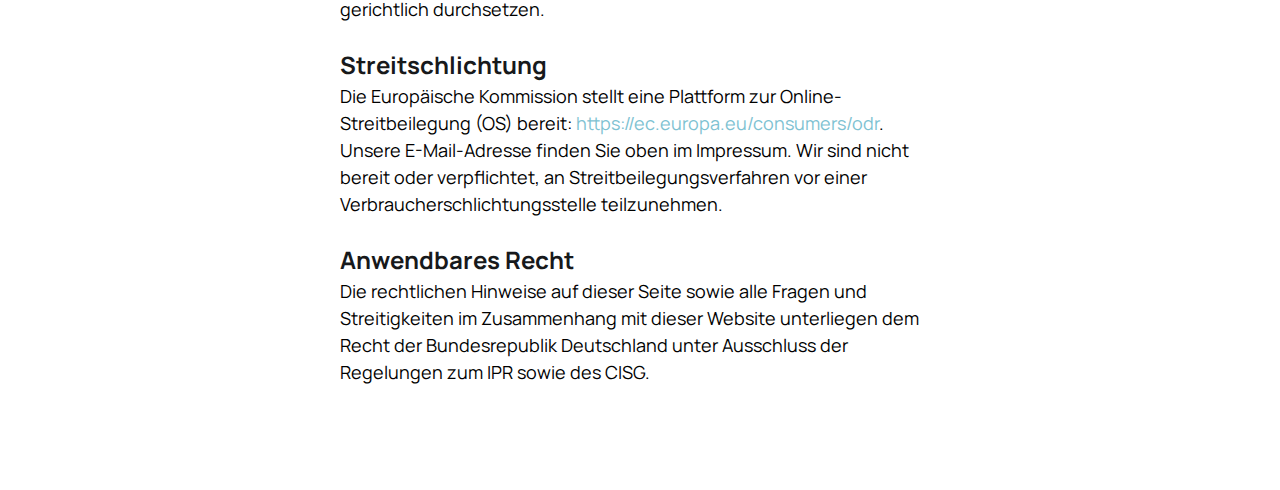
<file: impressium.html>
<!doctype html>

<html lang="en">
	<head>
		<meta charset="utf-8">
		<meta http-equiv="X-UA-Compatible" 	content="IE=edge">
		<meta name="viewport" 				content="width=device-width, initial-scale=1">
		
		<title>Dentallabor Schreiber - Meisterlabor seit 1973</title>

		<!-- no index -->
		<meta name="robots" content="noindex">

		<meta name="description" 			content="Dentallabor Schreiber. Zahntechnik made in Germany"/>
		<meta name="keywords" 				content="Dentallabor, Schreiber"/>
		<meta name="author"                 content="Dentallabor Schreiber"/> 

		<meta property="og:site_name"   	content="Dentallabor Schreiber - Meisterlabor seit 1973">
		<meta property="og:url"         	content="assets/img/thumbnail.png">
		<meta property="og:url"         	content="http://">
		<meta property="og:title"       	content="Dentallabor Schreiber - Meisterlabor seit 1973">
		<meta property="og:description" 	content="Dentallabor Schreiber. Zahntechnik made in Germany">
		<meta property="og:type"        	content="video.other">
		<meta property="og:image"       	content="assets/img/thumbnail.png">
		<meta property="og:image:width"  	content="400">
		<meta property="og:image:height" 	content="300">

		<!-- FAVICON -->
		<link rel="apple-touch-icon" sizes="57x57" href="assets/img/favicon/apple-icon-57x57.png">
		<link rel="apple-touch-icon" sizes="60x60" href="assets/img/favicon/apple-icon-60x60.png">
		<link rel="apple-touch-icon" sizes="72x72" href="assets/img/favicon/apple-icon-72x72.png">
		<link rel="apple-touch-icon" sizes="76x76" href="assets/img/favicon/apple-icon-76x76.png">
		<link rel="apple-touch-icon" sizes="114x114" href="assets/img/favicon/apple-icon-114x114.png">
		<link rel="apple-touch-icon" sizes="120x120" href="assets/img/favicon/apple-icon-120x120.png">
		<link rel="apple-touch-icon" sizes="144x144" href="assets/img/favicon/apple-icon-144x144.png">
		<link rel="apple-touch-icon" sizes="152x152" href="assets/img/favicon/apple-icon-152x152.png">
		<link rel="apple-touch-icon" sizes="180x180" href="assets/img/favicon/apple-icon-180x180.png">
		<link rel="icon" type="image/png" sizes="192x192"  href="assets/img/favicon/android-icon-192x192.png">
		<link rel="icon" type="image/png" sizes="32x32" href="assets/img/favicon/favicon-32x32.png">
		<link rel="icon" type="image/png" sizes="96x96" href="assets/img/favicon/favicon-96x96.png">
		<link rel="icon" type="image/png" sizes="16x16" href="assets/img/favicon/favicon-16x16.png">
		<link rel="manifest" href="assets/img/favicon/manifest.json">
		<meta name="msapplication-TileColor" content="#ffffff">
		<meta name="msapplication-TileImage" content="assets/img/favicon/ms-icon-144x144.png">
		<meta name="theme-color" content="#ffffff">

		<!-- STYLE -->
		<link rel="stylesheet" type="text/css" href="assets/css/main.css"/>
	</head>

	<body class="secondary">
		<div class="wrapper">
			<header>	
				<div class="container">
					<h4>
						<a href="index.html" class="link back">zurück</a>  
					</h4>
					<!-- <a href="index.html"><img width="100%" src="assets/img/logo.svg" alt="SchreiberDental Logo"/></a> -->
				</div>	
			</header>
			<section>
				<div class="container">
					

					<h1>Impressum</h1>
					<h2></h2>
					<p>Verantwortlich für die Inhalte der ist:<br/>
					<br/>
					Dentallabor J.M. Schreiber GmbH<br/>
					Odeonstr. 8<br/>
					30159 Hannover<br/>
					<br/>
					Angaben gemäß § 5 Telemediengesetz (TMG):<br/>
					<br/>
					<h2>Handelsregistereintrag</h2> 
					<p>Amtsgericht Hannover HRB 9589<br/>

					UST.: 25/205/26801</p>
					<br/>
					<h2>Geschäftsführer</h2>
					<p>Amir Schreiber, Jürgen Michael Schreiber</p>
					<br/>
					<h2>Urheberrecht</h2>
					<p>Die durch die Seitenbetreiber erstellten Inhalte und Werke auf diesen Seiten unterliegen dem deutschen Urheberrecht. Die Vervielfältigung, Bearbeitung, Verbreitung und jede Art der Verwertung außerhalb der Grenzen des Urheberrechtes bedürfen der schriftlichen Zustimmung des jeweiligen Autors bzw. Erstellers. Downloads und Kopien dieser Seite sind nur für den privaten, nicht kommerziellen Gebrauch gestattet. Soweit die Inhalte auf dieser Seite nicht vom Betreiber erstellt wurden, werden die Urheberrechte Dritter beachtet. Insbesondere werden Inhalte Dritter als solche gekennzeichnet. Sollten Sie trotzdem auf eine Urheberrechtsverletzung aufmerksam werden, bitten wir um einen entsprechenden Hinweis. Bei Bekanntwerden von Rechtsverletzungen werden wir derartige Inhalte umgehend entfernen.</p>
					<br/>
					<h2>Haftungshinweis</h2>
					<p>Trotz sorgfältiger inhaltlicher Kontrolle übernehme ich keine Haftung für die Inhalte externer Links (URL). Für den Inhalt der verlinkten Seiten sind ausschließlich deren Betreiber verantwortlich.
					Eine Haftung für Schäden jedweder Art, die auf die Verwendung des Internetangebots zurückzuführen sind, außer bei grober Fahrlässigkeit und Vorsatz, wird nicht übernommen.
					Bei Beanstandungen von Inhalt oder Gestaltung meiner Website wegen Verletzung von gesetzlichen Normen oder wegen Eingriffe in persönliche Rechte (z.B. Wettbewerbsrecht), bitte ich um einen substantiierten Hinweis ohne Kostennote.
					Ich garantiere dafür im Gegenzug, die zu Recht beanstandeten Inhalte oder Gestaltungen meiner Website unverzüglich zu entfernen oder gegebenenfalls zu korrigieren. Aufgrund dieser Zusage ist die Einschaltung eines Rechtsbeistandes Ihrerseits nicht erforderlich.
					Die Einschaltung eines Rechtsanwaltes zur kostenpflichtigen Abmahnung ist damit, insbesondere gemäß § 12 I i.V.m. § 8 IV UWG, rechtsmißbräuchlich, da in diesem Fall sachfremde Erwägungen (z.B. Kostenerzielungsabsicht) unterstellt werden können.
					Damit würde Ihrerseits ein Verstoß gegen die Schadensminderungspflicht vorliegen. In einem solchen Falle würde ich umgehend meine Ansprüche gerichtlich durchsetzen.</p>
					<br/>
					<h2>Streitschlichtung</h2>
					<p>Die Europäische Kommission stellt eine Plattform zur Online-Streitbeilegung (OS) bereit: <a href="https://ec.europa.eu/consumers/odr" class="link" target="_blank">https://ec.europa.eu/consumers/odr</a>. Unsere E-Mail-Adresse finden Sie oben im Impressum.
					Wir sind nicht bereit oder verpflichtet, an Streitbeilegungsverfahren vor einer Verbraucherschlichtungsstelle teilzunehmen.</p>
					<br/>
					<h2>Anwendbares Recht</h2>
					<p>Die rechtlichen Hinweise auf dieser Seite sowie alle Fragen und Streitigkeiten im Zusammenhang mit dieser Website unterliegen dem Recht der Bundesrepublik Deutschland unter Ausschluss der Regelungen zum IPR sowie des CISG.</p>
					<br/><br/>
					<br/>
				</div>
			</section>
		</div>
	</body>
</html>
</file>
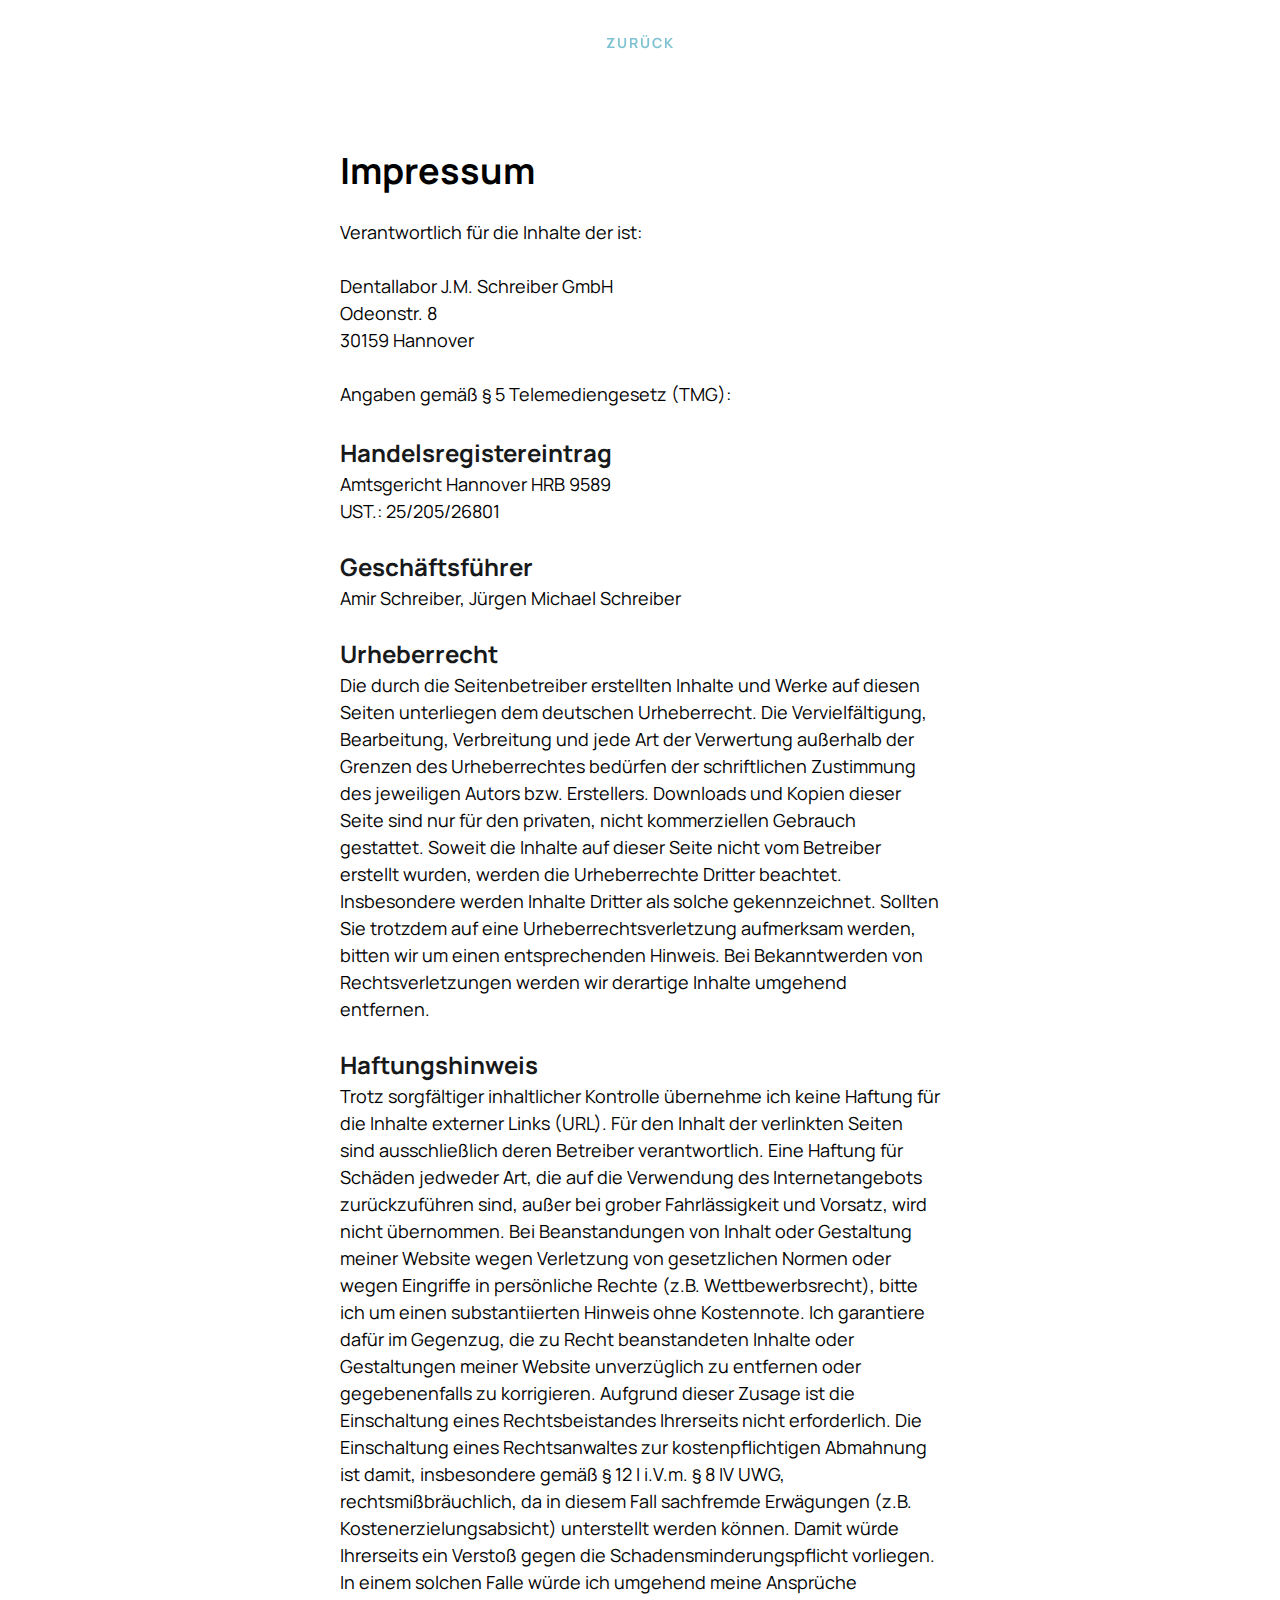
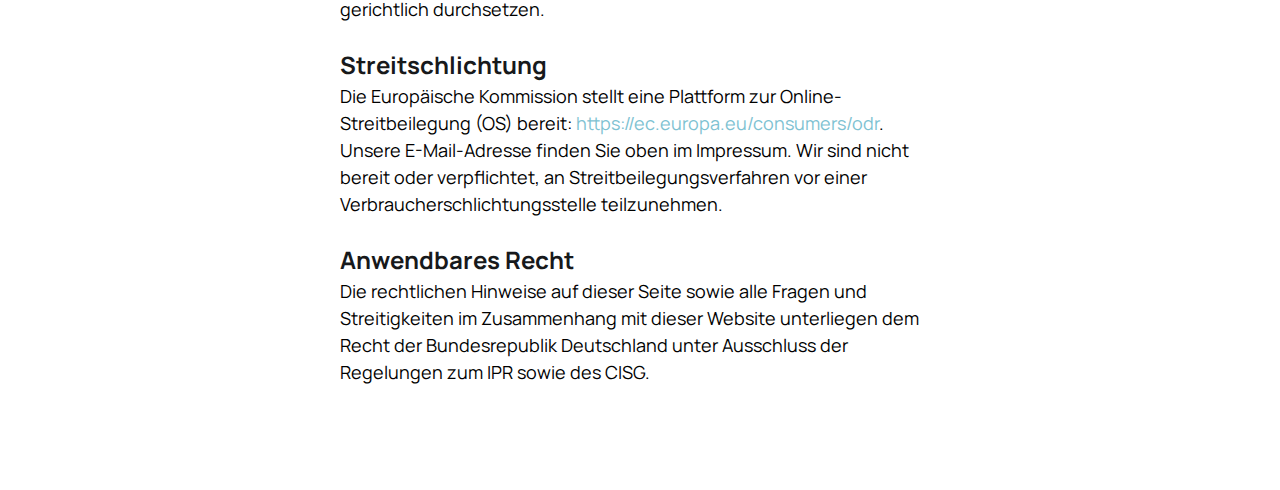
<file: impressum.html>
<!doctype html>

<html lang="en">
	<head>
		<meta charset="utf-8">
		<meta http-equiv="X-UA-Compatible" 	content="IE=edge">
		<meta name="viewport" 				content="width=device-width, initial-scale=1">
		
		<title>Dentallabor Schreiber - Meisterlabor seit 1973</title>

		<!-- no index -->
		<meta name="robots" content="noindex">

		<meta name="description" 			content="Dentallabor Schreiber. Zahntechnik made in Germany"/>
		<meta name="keywords" 				content="Dentallabor, Schreiber"/>
		<meta name="author"                 content="Dentallabor Schreiber"/> 

		<meta property="og:site_name"   	content="Dentallabor Schreiber - Meisterlabor seit 1973">
		<meta property="og:url"         	content="assets/img/thumbnail.png">
		<meta property="og:url"         	content="http://">
		<meta property="og:title"       	content="Dentallabor Schreiber - Meisterlabor seit 1973">
		<meta property="og:description" 	content="Dentallabor Schreiber. Zahntechnik made in Germany">
		<meta property="og:type"        	content="video.other">
		<meta property="og:image"       	content="assets/img/thumbnail.png">
		<meta property="og:image:width"  	content="400">
		<meta property="og:image:height" 	content="300">

		<!-- FAVICON -->
		<link rel="apple-touch-icon" sizes="57x57" href="assets/img/favicon/apple-icon-57x57.png">
		<link rel="apple-touch-icon" sizes="60x60" href="assets/img/favicon/apple-icon-60x60.png">
		<link rel="apple-touch-icon" sizes="72x72" href="assets/img/favicon/apple-icon-72x72.png">
		<link rel="apple-touch-icon" sizes="76x76" href="assets/img/favicon/apple-icon-76x76.png">
		<link rel="apple-touch-icon" sizes="114x114" href="assets/img/favicon/apple-icon-114x114.png">
		<link rel="apple-touch-icon" sizes="120x120" href="assets/img/favicon/apple-icon-120x120.png">
		<link rel="apple-touch-icon" sizes="144x144" href="assets/img/favicon/apple-icon-144x144.png">
		<link rel="apple-touch-icon" sizes="152x152" href="assets/img/favicon/apple-icon-152x152.png">
		<link rel="apple-touch-icon" sizes="180x180" href="assets/img/favicon/apple-icon-180x180.png">
		<link rel="icon" type="image/png" sizes="192x192"  href="assets/img/favicon/android-icon-192x192.png">
		<link rel="icon" type="image/png" sizes="32x32" href="assets/img/favicon/favicon-32x32.png">
		<link rel="icon" type="image/png" sizes="96x96" href="assets/img/favicon/favicon-96x96.png">
		<link rel="icon" type="image/png" sizes="16x16" href="assets/img/favicon/favicon-16x16.png">
		<link rel="manifest" href="assets/img/favicon/manifest.json">
		<meta name="msapplication-TileColor" content="#ffffff">
		<meta name="msapplication-TileImage" content="assets/img/favicon/ms-icon-144x144.png">
		<meta name="theme-color" content="#ffffff">

		<!-- STYLE -->
		<link rel="stylesheet" type="text/css" href="assets/css/main.css"/>
	</head>

	<body class="secondary">
		<div class="wrapper">
			<header>	
				<div class="container">
					<h4>
						<a href="https://labor-schreiber.de" class="link back">zurück</a>  
					</h4>
					<!-- <a href="index.html"><img width="100%" src="assets/img/logo.svg" alt="SchreiberDental Logo"/></a> -->
				</div>	
			</header>
			<section>
				<div class="container">
					

					<h1>Impressum</h1>
					<h2></h2>
					<p>Verantwortlich für die Inhalte der ist:<br/>
					<br/>
					Dentallabor J.M. Schreiber GmbH<br/>
					Odeonstr. 8<br/>
					30159 Hannover<br/>
					<br/>
					Angaben gemäß § 5 Telemediengesetz (TMG):<br/>
					<br/>
					<h2>Handelsregistereintrag</h2> 
					<p>Amtsgericht Hannover HRB 9589<br/>

					UST.: 25/205/26801</p>
					<br/>
					<h2>Geschäftsführer</h2>
					<p>Amir Schreiber, Jürgen Michael Schreiber</p>
					<br/>
					<h2>Urheberrecht</h2>
					<p>Die durch die Seitenbetreiber erstellten Inhalte und Werke auf diesen Seiten unterliegen dem deutschen Urheberrecht. Die Vervielfältigung, Bearbeitung, Verbreitung und jede Art der Verwertung außerhalb der Grenzen des Urheberrechtes bedürfen der schriftlichen Zustimmung des jeweiligen Autors bzw. Erstellers. Downloads und Kopien dieser Seite sind nur für den privaten, nicht kommerziellen Gebrauch gestattet. Soweit die Inhalte auf dieser Seite nicht vom Betreiber erstellt wurden, werden die Urheberrechte Dritter beachtet. Insbesondere werden Inhalte Dritter als solche gekennzeichnet. Sollten Sie trotzdem auf eine Urheberrechtsverletzung aufmerksam werden, bitten wir um einen entsprechenden Hinweis. Bei Bekanntwerden von Rechtsverletzungen werden wir derartige Inhalte umgehend entfernen.</p>
					<br/>
					<h2>Haftungshinweis</h2>
					<p>Trotz sorgfältiger inhaltlicher Kontrolle übernehme ich keine Haftung für die Inhalte externer Links (URL). Für den Inhalt der verlinkten Seiten sind ausschließlich deren Betreiber verantwortlich.
					Eine Haftung für Schäden jedweder Art, die auf die Verwendung des Internetangebots zurückzuführen sind, außer bei grober Fahrlässigkeit und Vorsatz, wird nicht übernommen.
					Bei Beanstandungen von Inhalt oder Gestaltung meiner Website wegen Verletzung von gesetzlichen Normen oder wegen Eingriffe in persönliche Rechte (z.B. Wettbewerbsrecht), bitte ich um einen substantiierten Hinweis ohne Kostennote.
					Ich garantiere dafür im Gegenzug, die zu Recht beanstandeten Inhalte oder Gestaltungen meiner Website unverzüglich zu entfernen oder gegebenenfalls zu korrigieren. Aufgrund dieser Zusage ist die Einschaltung eines Rechtsbeistandes Ihrerseits nicht erforderlich.
					Die Einschaltung eines Rechtsanwaltes zur kostenpflichtigen Abmahnung ist damit, insbesondere gemäß § 12 I i.V.m. § 8 IV UWG, rechtsmißbräuchlich, da in diesem Fall sachfremde Erwägungen (z.B. Kostenerzielungsabsicht) unterstellt werden können.
					Damit würde Ihrerseits ein Verstoß gegen die Schadensminderungspflicht vorliegen. In einem solchen Falle würde ich umgehend meine Ansprüche gerichtlich durchsetzen.</p>
					<br/>
					<h2>Streitschlichtung</h2>
					<p>Die Europäische Kommission stellt eine Plattform zur Online-Streitbeilegung (OS) bereit: <a href="https://ec.europa.eu/consumers/odr" class="link" target="_blank">https://ec.europa.eu/consumers/odr</a>. Unsere E-Mail-Adresse finden Sie oben im Impressum.
					Wir sind nicht bereit oder verpflichtet, an Streitbeilegungsverfahren vor einer Verbraucherschlichtungsstelle teilzunehmen.</p>
					<br/>
					<h2>Anwendbares Recht</h2>
					<p>Die rechtlichen Hinweise auf dieser Seite sowie alle Fragen und Streitigkeiten im Zusammenhang mit dieser Website unterliegen dem Recht der Bundesrepublik Deutschland unter Ausschluss der Regelungen zum IPR sowie des CISG.</p>
					<br/><br/>
					<br/>
				</div>
			</section>
		</div>
	</body>
</html>
</file>
<file: assets/css/main.css>
/*****************/
/**** GENERAL ****/
/*****************/
@import url('https://fonts.googleapis.com/css2?family=Manrope:wght@300;400;700&display=swap');

html{
	scroll-behavior: smooth;
}
html,body{
	margin: 0; 
	padding: 0;
	background: #fff; 
}

body{
	color: #000; 
	font-family: 'Manrope', sans-serif;
	font-size: 18px;
	/*font-size: 20px;*/
}

::-moz-selection { /* Code for Firefox */
  color: #FFFFFF;
  background: #000;
}

::selection {
  color: #FFFFFF;
  background: #000;
}

/****************/
/**** COLORS ****/
/****************/

/* BLACK #17191B 			*/
/* GREY #E6E9ED 
/* LIGHT GREY #E6E9ED		*/
/* WHITE #ffffff 			*/
/* BLUE #3CC5EF #51b1e7
/* HOVER HIGHLIGHT #F4F6F8	*/

/* Text-Grey-Dark #5B6169 	*/
/* Text-Grey-Light #B9C1CC 	*/


/********************/
/**** TYPOGRAPHY ****/
/********************/

/*h1{
	font-size: 1.6em;
	font-weight: 400;
	line-height: 1.4;
	text-align: left;
	text-transform: uppercase;
	letter-spacing: 5px;
	color: #ffffff;
}*/

h2{
	font-size: 24px;
	font-weight: bold;
	line-height: 1.5;
	color: #17191B;
	margin: 0;
	padding: 0;
}

h3{
	font-size: 18px;
	font-weight: bold;
	line-height: 1.5;
	margin: 0;
	padding: 0;
}

/*h4{
	line-height: 1.5;
	text-align: ;
	text-transform: uppercase;
}*/

p{
	line-height: 1.5;
	font-size: 18px;
	margin: 0;
	padding: 0;
	position: relative;
	display: block;
	width: 100%;
}

.label{
	color: #94A4AE;
	font-size: 14px;
	line-height: 1.5;
	font-weight: bold;
	text-transform: uppercase;
	letter-spacing: 2px;
	float: left;
	width: 28vw;
}

a{
	font-size: 18px;
	text-decoration: none;
	color: #000;
	opacity: 1;
	transition: all 0.7s;
}

a:hover{
	opacity: 0.5;
}


a.link{
	color: #7EC2D2;
}
/******************/
/**** ELEMENTS ****/
/******************/

.logo-big{
	position: absolute;
	width: 40vw;
	top: 40vh;
	left: 0;
	right: 0;
	margin-left: auto;
	margin-right: auto;

}
.logo{
}

.card{
	/*border: 1px solid red;*/
	margin-bottom: 32px;
}

/****************/
/**** LAYOUT ****/
/****************/

.wrapper{

}

.container{
	max-width: 600px;
	margin: 0 auto;
	/*padding: 0 20px;*/
	padding: 32px;
}

.content{


}

header{
	padding: 1vw 0;
	position: fixed;
	top:0;
	z-index: 1;
	width: 100%;
	display: block;
	/*height: 80px;*/
	background: rgba(255,255,255,0.9);
	-webkit-backdrop-filter: blur(8px);
	backdrop-filter: blur(8px);
}

section{
	margin: 30vw 0 0 0;
}

footer{
	/*padding: 1vw;*/
}

.kontakt p, .offnungszeiten p{
	margin: 6px 0;
}

.links{
	/*padding-top: 32px;*/
}

.homelinks, .back{
	font-size: 14px;
	font-weight: bold;
	line-height: 1.5;
	text-transform: uppercase;
	letter-spacing: 2px;
}

/*.datenschutz{
	margin-left: 40px;

}*/

footer a{
	/*padding: 0 20px;*/
}

/***************/
/**** LISTS ****/
/***************/

ul{
	/*list-style: none;*/
	/*margin: 0;
	padding: 0;
	clear: both;*/
}

li{
	/*margin: 0;
	padding: 0;*/
}



/****************/
/**** Button ****/
/****************/



/***********************************************************/
/**************** MEDIA QUERIES ****************************/
/***********************************************************/

@media (max-width: 320px) {

}

@media (min-width: 640px) {
	/****** !!!! ADJUST THIS !!!! *****/

	.wrapper{
		/*max-width: 1920px;
		border: 1px solid red;
		border-radius: 40px;
		background: white;
		margin: auto;
		height: 90vh;*/
	}
	/****** !!!!  !!!! *****/
	header{
		float: left;
		width: 60%;
		height: 100vh;
		display: flex;
  		justify-content: center;
  		align-items: center;
  		/*border: 1px solid red;*/
  		/*background: transparent;*/
	}

	.secondary header{
		height: 56px;
		width: 100%;
	}

	.logo{
		margin: 0 auto;
		max-width: 400px;
	}

	section{
		float: right;
		/*border: 1px solid green;*/
		width: 33.5%;
		height: 100vh;
		padding: 0 6% 0 0;
		margin: 0;
		display: flex;
  		justify-content: center;
  		align-items: center;
  		/*overflow: scroll;*/
	}

	.secondary section{
		display: block;
		width: 100%;
		padding: 0;
		margin: 10vh auto;
	}

	.label{
		width: 10vw;
	}

	.links{
		padding-top: 0;
	}


}
</file>
